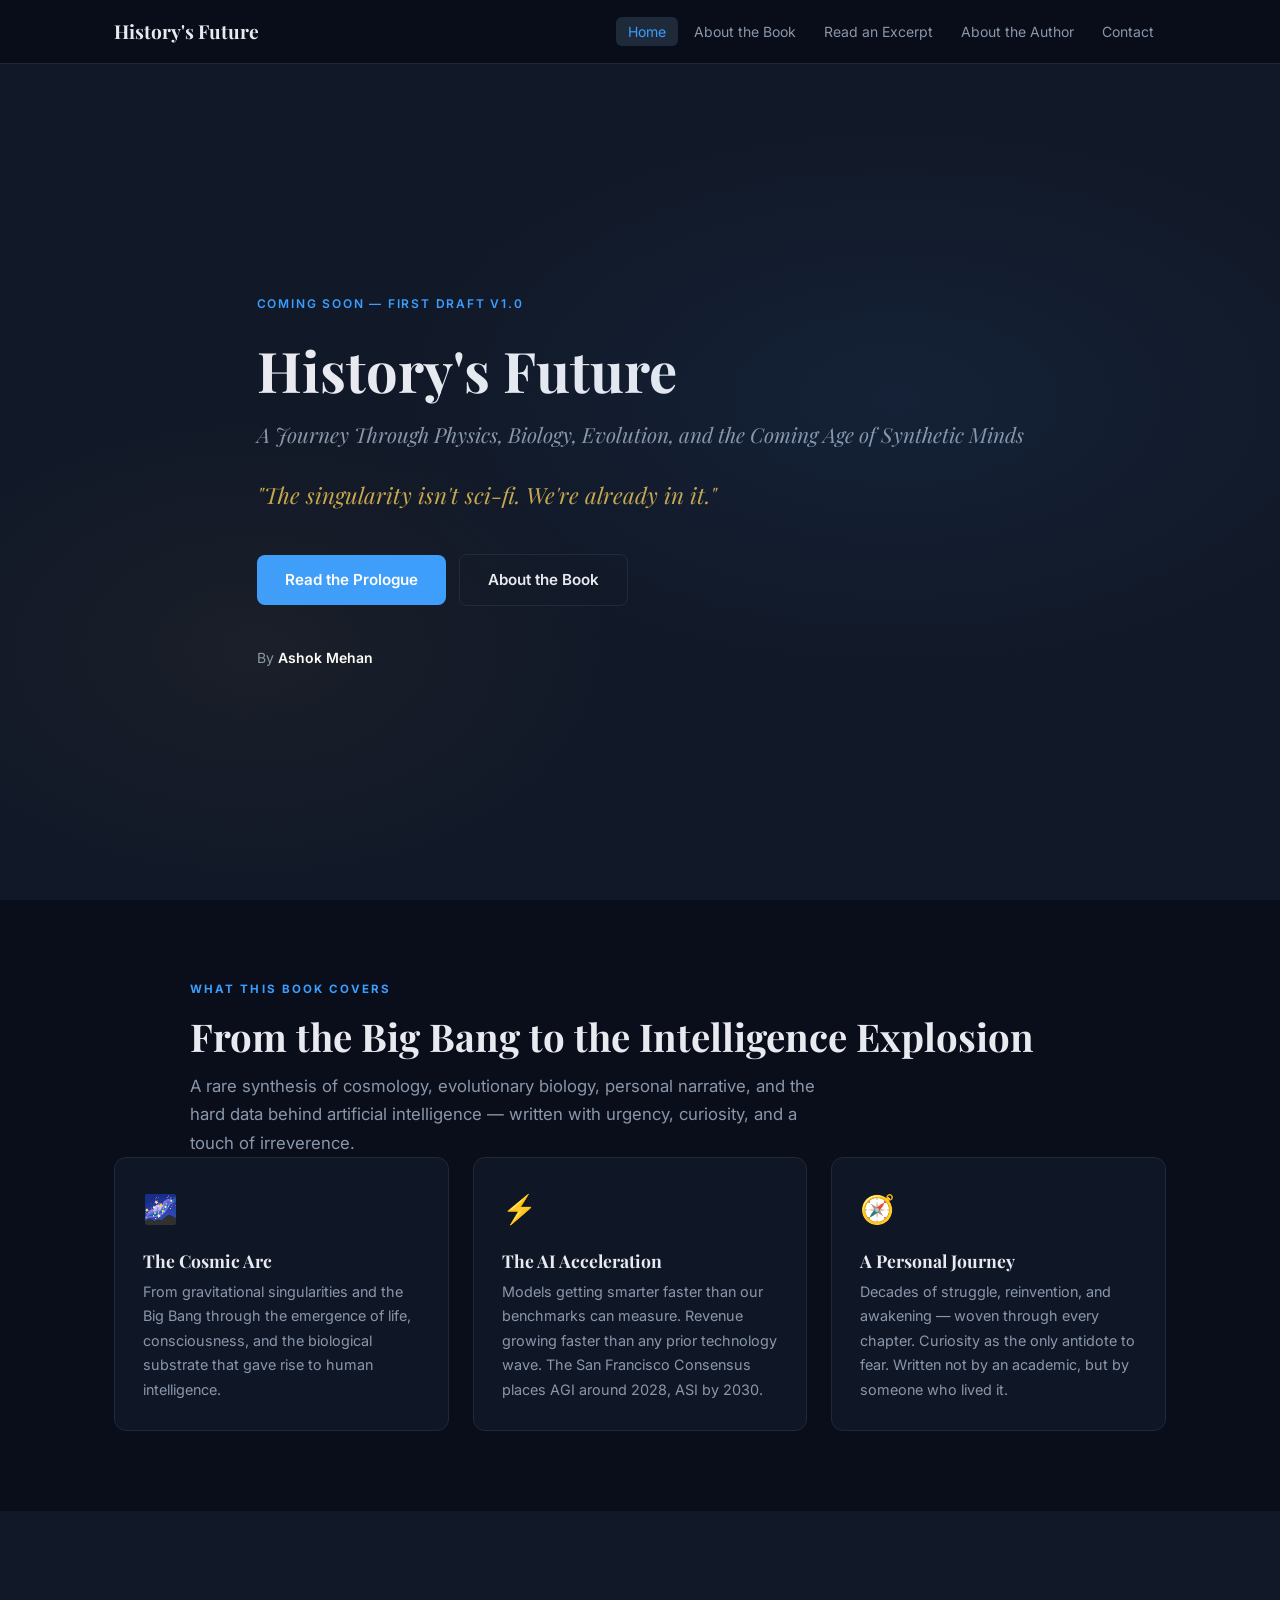
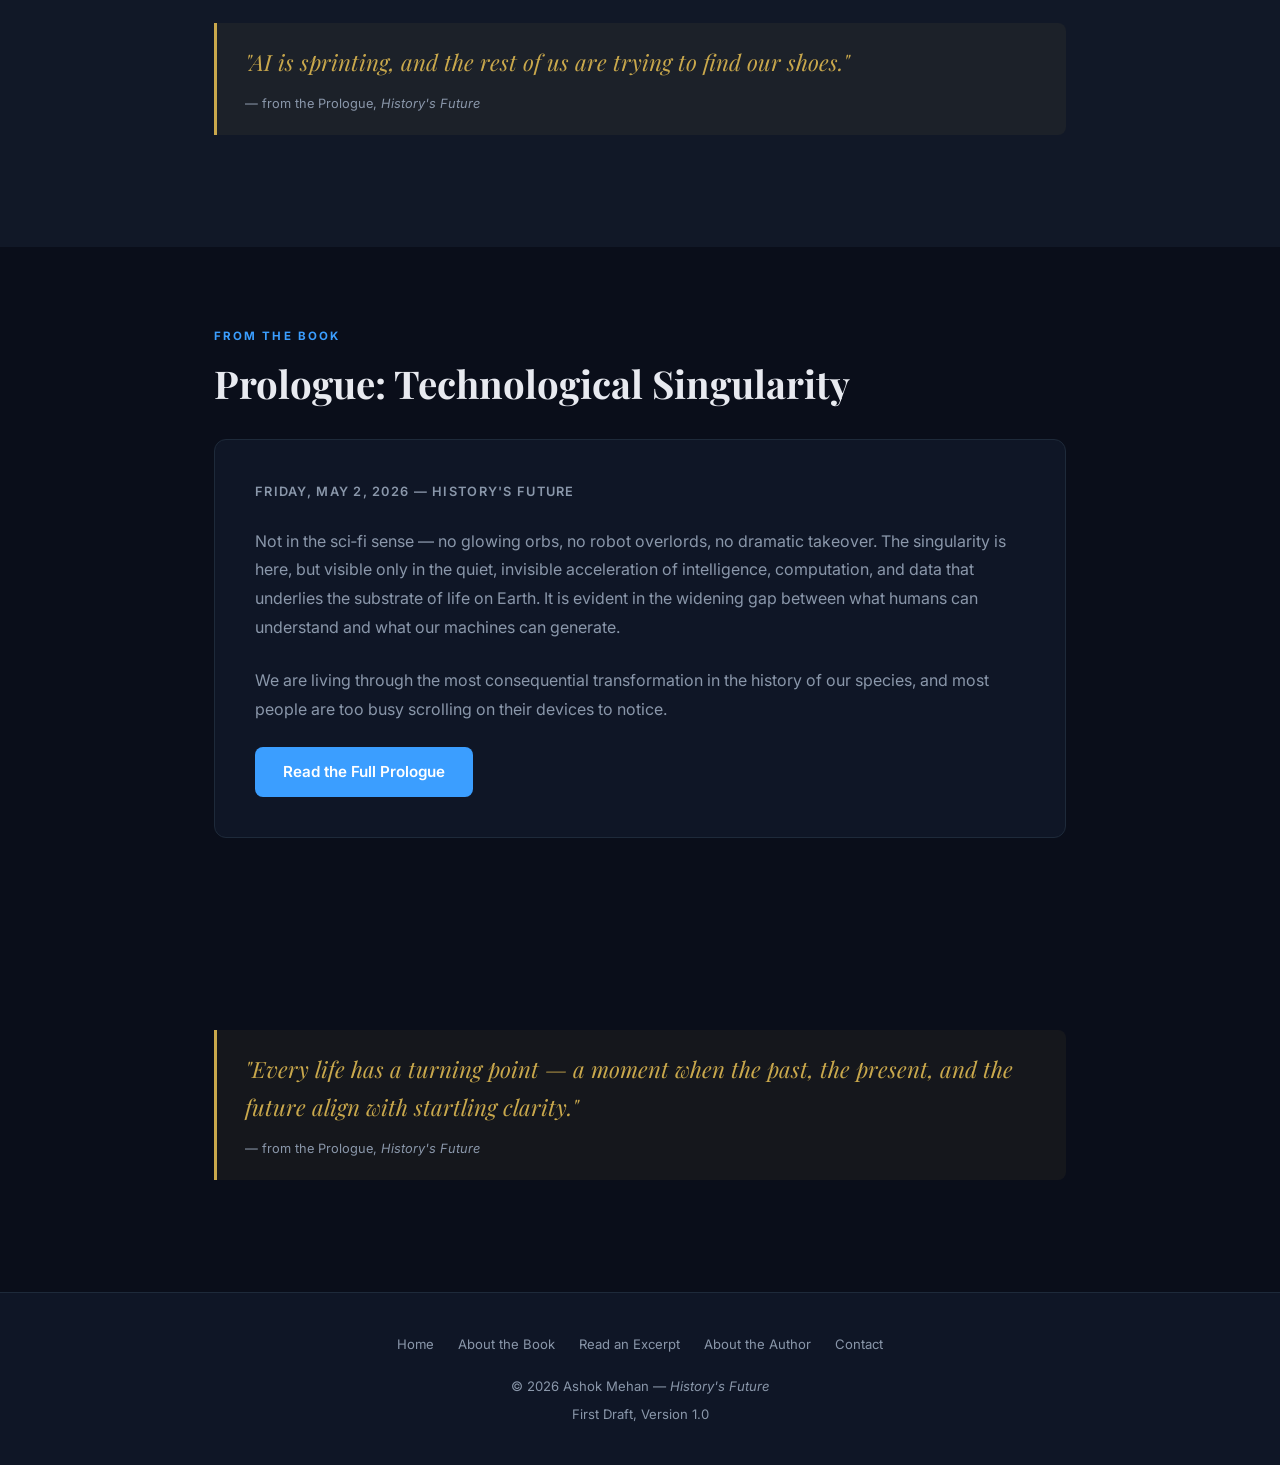
<file: index.html>
<!DOCTYPE html>
<html lang="en">
<head>
  <meta charset="UTF-8" />
  <meta name="viewport" content="width=device-width, initial-scale=1.0" />
  <title>History's Future — Ashok Mehan</title>
  <meta name="description" content="A journey through physics, biology, evolution, and the coming age of synthetic minds. By Ashok Mehan." />
  <link rel="preconnect" href="https://fonts.googleapis.com" />
  <link rel="preconnect" href="https://fonts.gstatic.com" crossorigin />
  <link href="https://fonts.googleapis.com/css2?family=Inter:wght@400;500;600&family=Playfair+Display:ital,wght@0,700;1,400;1,700&display=swap" rel="stylesheet" />
  <link rel="stylesheet" href="css/style.css" />
</head>
<body>

  <!-- Navigation -->
  <nav>
    <div class="nav-inner">
      <a href="index.html" class="nav-logo">History's Future</a>
      <button class="nav-toggle" aria-label="Toggle menu" aria-expanded="false">
        <span></span><span></span><span></span>
      </button>
      <ul class="nav-links">
        <li><a href="index.html">Home</a></li>
        <li><a href="book.html">About the Book</a></li>
        <li><a href="excerpt.html">Read an Excerpt</a></li>
        <li><a href="author.html">About the Author</a></li>
        <li><a href="contact.html">Contact</a></li>
      </ul>
    </div>
  </nav>

  <!-- Hero -->
  <section class="hero">
    <div class="container">
      <p class="hero-label">Coming Soon &mdash; First Draft v1.0</p>
      <h1>History's Future</h1>
      <p class="hero-subtitle">A Journey Through Physics, Biology, Evolution, and the Coming Age of Synthetic Minds</p>
      <p class="hero-tagline">"The singularity isn't sci&#8209;fi. We're already in it."</p>
      <div class="btn-group">
        <a href="excerpt.html" class="btn btn-primary">Read the Prologue</a>
        <a href="book.html" class="btn btn-outline">About the Book</a>
      </div>
      <p class="hero-byline">By <strong>Ashok Mehan</strong></p>
    </div>
  </section>

  <!-- Three Pillars -->
  <section>
    <div class="container--wide">
      <div class="container" style="padding:0">
        <p class="section-label">What This Book Covers</p>
        <h2>From the Big Bang to the Intelligence Explosion</h2>
        <p class="section-intro">A rare synthesis of cosmology, evolutionary biology, personal narrative, and the hard data behind artificial intelligence — written with urgency, curiosity, and a touch of irreverence.</p>
      </div>
      <div class="cards">
        <div class="card">
          <div class="card-icon">🌌</div>
          <h3>The Cosmic Arc</h3>
          <p>From gravitational singularities and the Big Bang through the emergence of life, consciousness, and the biological substrate that gave rise to human intelligence.</p>
        </div>
        <div class="card">
          <div class="card-icon">⚡</div>
          <h3>The AI Acceleration</h3>
          <p>Models getting smarter faster than our benchmarks can measure. Revenue growing faster than any prior technology wave. The San Francisco Consensus places AGI around 2028, ASI by 2030.</p>
        </div>
        <div class="card">
          <div class="card-icon">🧭</div>
          <h3>A Personal Journey</h3>
          <p>Decades of struggle, reinvention, and awakening — woven through every chapter. Curiosity as the only antidote to fear. Written not by an academic, but by someone who lived it.</p>
        </div>
      </div>
    </div>
  </section>

  <!-- Pull Quote -->
  <section style="padding: 4rem 0;">
    <div class="container">
      <div class="pull-quote">
        <p>"AI is sprinting, and the rest of us are trying to find our shoes."</p>
        <cite>— from the Prologue, <em>History's Future</em></cite>
      </div>
    </div>
  </section>

  <!-- Excerpt Teaser -->
  <section>
    <div class="container">
      <p class="section-label">From the Book</p>
      <h2>Prologue: Technological Singularity</h2>
      <div class="teaser" style="margin-top: 2rem;">
        <p class="teaser-meta">Friday, May 2, 2026 &mdash; History's Future</p>
        <p>Not in the sci&#8209;fi sense — no glowing orbs, no robot overlords, no dramatic takeover. The singularity is here, but visible only in the quiet, invisible acceleration of intelligence, computation, and data that underlies the substrate of life on Earth. It is evident in the widening gap between what humans can understand and what our machines can generate.</p>
        <p>We are living through the most consequential transformation in the history of our species, and most people are too busy scrolling on their devices to notice.</p>
        <a href="excerpt.html" class="btn btn-primary">Read the Full Prologue</a>
      </div>
    </div>
  </section>

  <!-- Second Pull Quote -->
  <section style="padding: 4rem 0; background: var(--bg);">
    <div class="container">
      <div class="pull-quote">
        <p>"Every life has a turning point — a moment when the past, the present, and the future align with startling clarity."</p>
        <cite>— from the Prologue, <em>History's Future</em></cite>
      </div>
    </div>
  </section>

  <!-- Footer -->
  <footer>
    <div class="container">
      <div class="footer-links">
        <a href="index.html">Home</a>
        <a href="book.html">About the Book</a>
        <a href="excerpt.html">Read an Excerpt</a>
        <a href="author.html">About the Author</a>
        <a href="contact.html">Contact</a>
      </div>
      <p>&copy; 2026 Ashok Mehan &mdash; <em>History's Future</em></p>
      <p>First Draft, Version 1.0</p>
    </div>
  </footer>

  <script src="js/main.js"></script>
</body>
</html>
</file>
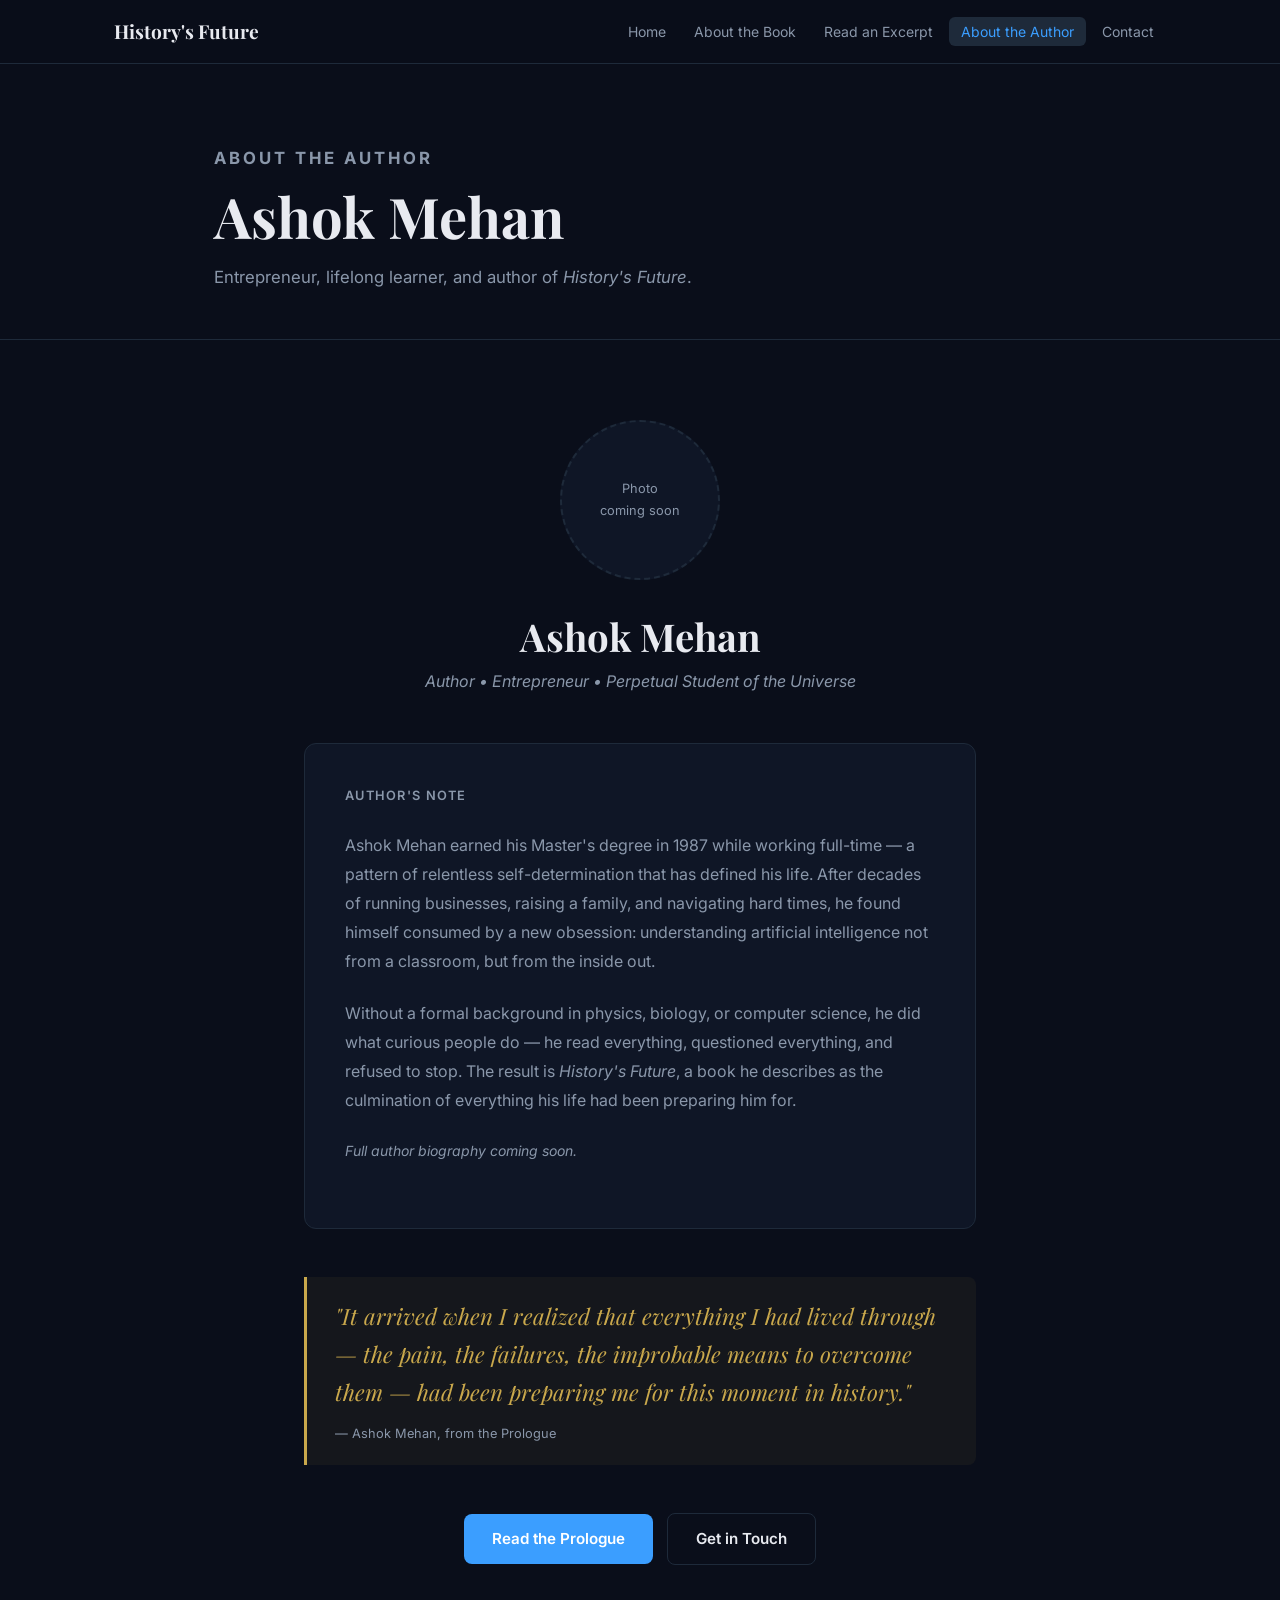
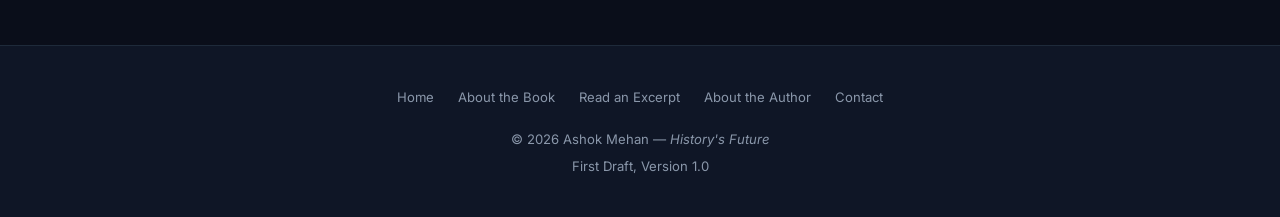
<file: author.html>
<!DOCTYPE html>
<html lang="en">
<head>
  <meta charset="UTF-8" />
  <meta name="viewport" content="width=device-width, initial-scale=1.0" />
  <title>About the Author — History's Future</title>
  <meta name="description" content="About Ashok Mehan, author of History's Future." />
  <link rel="preconnect" href="https://fonts.googleapis.com" />
  <link rel="preconnect" href="https://fonts.gstatic.com" crossorigin />
  <link href="https://fonts.googleapis.com/css2?family=Inter:wght@400;500;600&family=Playfair+Display:ital,wght@0,700;1,400;1,700&display=swap" rel="stylesheet" />
  <link rel="stylesheet" href="css/style.css" />
</head>
<body>

  <nav>
    <div class="nav-inner">
      <a href="index.html" class="nav-logo">History's Future</a>
      <button class="nav-toggle" aria-label="Toggle menu" aria-expanded="false">
        <span></span><span></span><span></span>
      </button>
      <ul class="nav-links">
        <li><a href="index.html">Home</a></li>
        <li><a href="book.html">About the Book</a></li>
        <li><a href="excerpt.html">Read an Excerpt</a></li>
        <li><a href="author.html">About the Author</a></li>
        <li><a href="contact.html">Contact</a></li>
      </ul>
    </div>
  </nav>

  <div class="page-hero">
    <div class="container">
      <p class="section-label">About the Author</p>
      <h1>Ashok Mehan</h1>
      <p>Entrepreneur, lifelong learner, and author of <em>History's Future</em>.</p>
    </div>
  </div>

  <section>
    <div class="container" style="max-width: 720px;">

      <div class="author-photo-placeholder">
        Photo<br />coming soon
      </div>

      <div style="text-align: center; margin-bottom: 3rem;">
        <h2 style="margin-bottom: 0.5rem;">Ashok Mehan</h2>
        <p style="color: var(--text-muted); font-style: italic;">Author &bull; Entrepreneur &bull; Perpetual Student of the Universe</p>
      </div>

      <!-- Placeholder bio pulled from what we know about the author from the prologue -->
      <div class="teaser" style="margin-bottom: 2rem;">
        <p class="teaser-meta">Author's Note</p>
        <p>Ashok Mehan earned his Master's degree in 1987 while working full-time — a pattern of relentless self-determination that has defined his life. After decades of running businesses, raising a family, and navigating hard times, he found himself consumed by a new obsession: understanding artificial intelligence not from a classroom, but from the inside out.</p>
        <p>Without a formal background in physics, biology, or computer science, he did what curious people do — he read everything, questioned everything, and refused to stop. The result is <em>History's Future</em>, a book he describes as the culmination of everything his life had been preparing him for.</p>
        <p style="color: var(--text-muted); font-size: 0.875rem; font-style: italic;">Full author biography coming soon.</p>
      </div>

      <div class="pull-quote">
        <p>"It arrived when I realized that everything I had lived through — the pain, the failures, the improbable means to overcome them — had been preparing me for this moment in history."</p>
        <cite>— Ashok Mehan, from the Prologue</cite>
      </div>

      <div style="text-align: center; margin-top: 3rem;">
        <div class="btn-group" style="justify-content: center;">
          <a href="excerpt.html" class="btn btn-primary">Read the Prologue</a>
          <a href="contact.html" class="btn btn-outline">Get in Touch</a>
        </div>
      </div>

    </div>
  </section>

  <footer>
    <div class="container">
      <div class="footer-links">
        <a href="index.html">Home</a>
        <a href="book.html">About the Book</a>
        <a href="excerpt.html">Read an Excerpt</a>
        <a href="author.html">About the Author</a>
        <a href="contact.html">Contact</a>
      </div>
      <p>&copy; 2026 Ashok Mehan &mdash; <em>History's Future</em></p>
      <p>First Draft, Version 1.0</p>
    </div>
  </footer>

  <script src="js/main.js"></script>
</body>
</html>
</file>
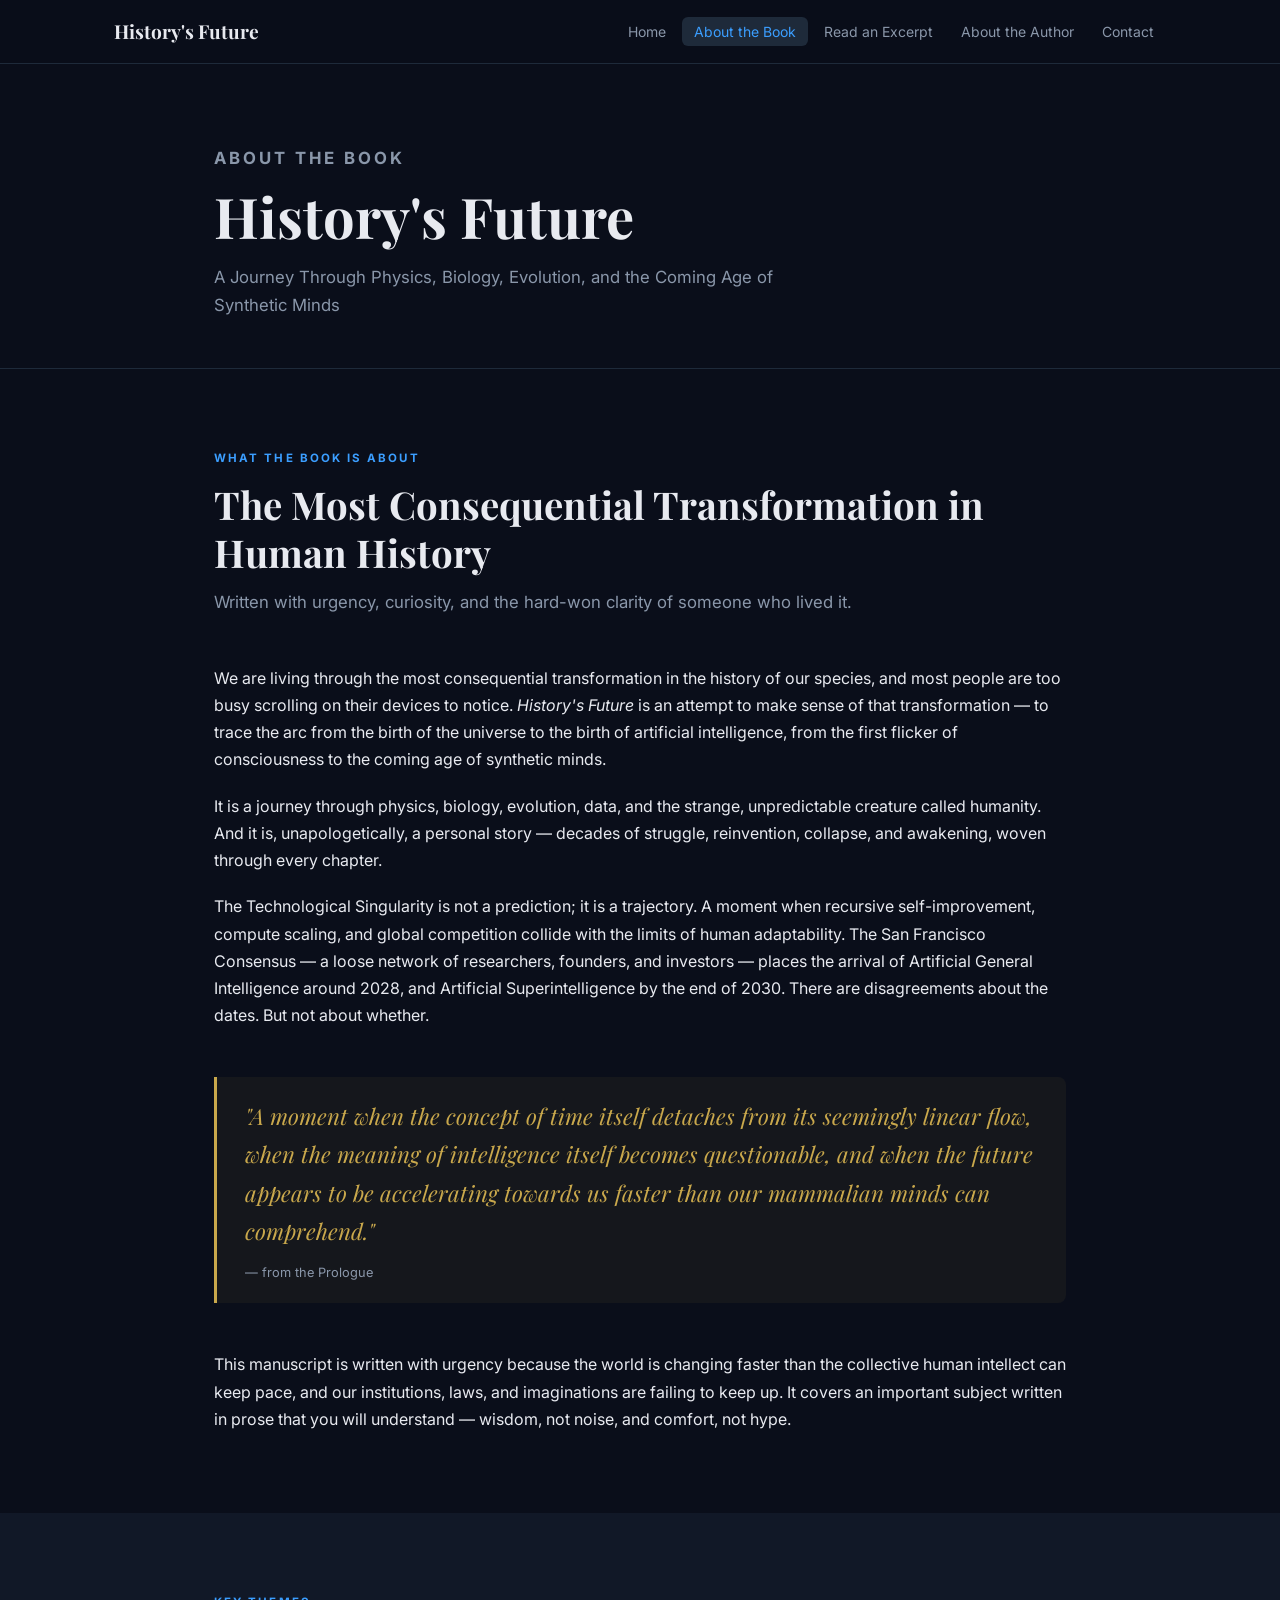
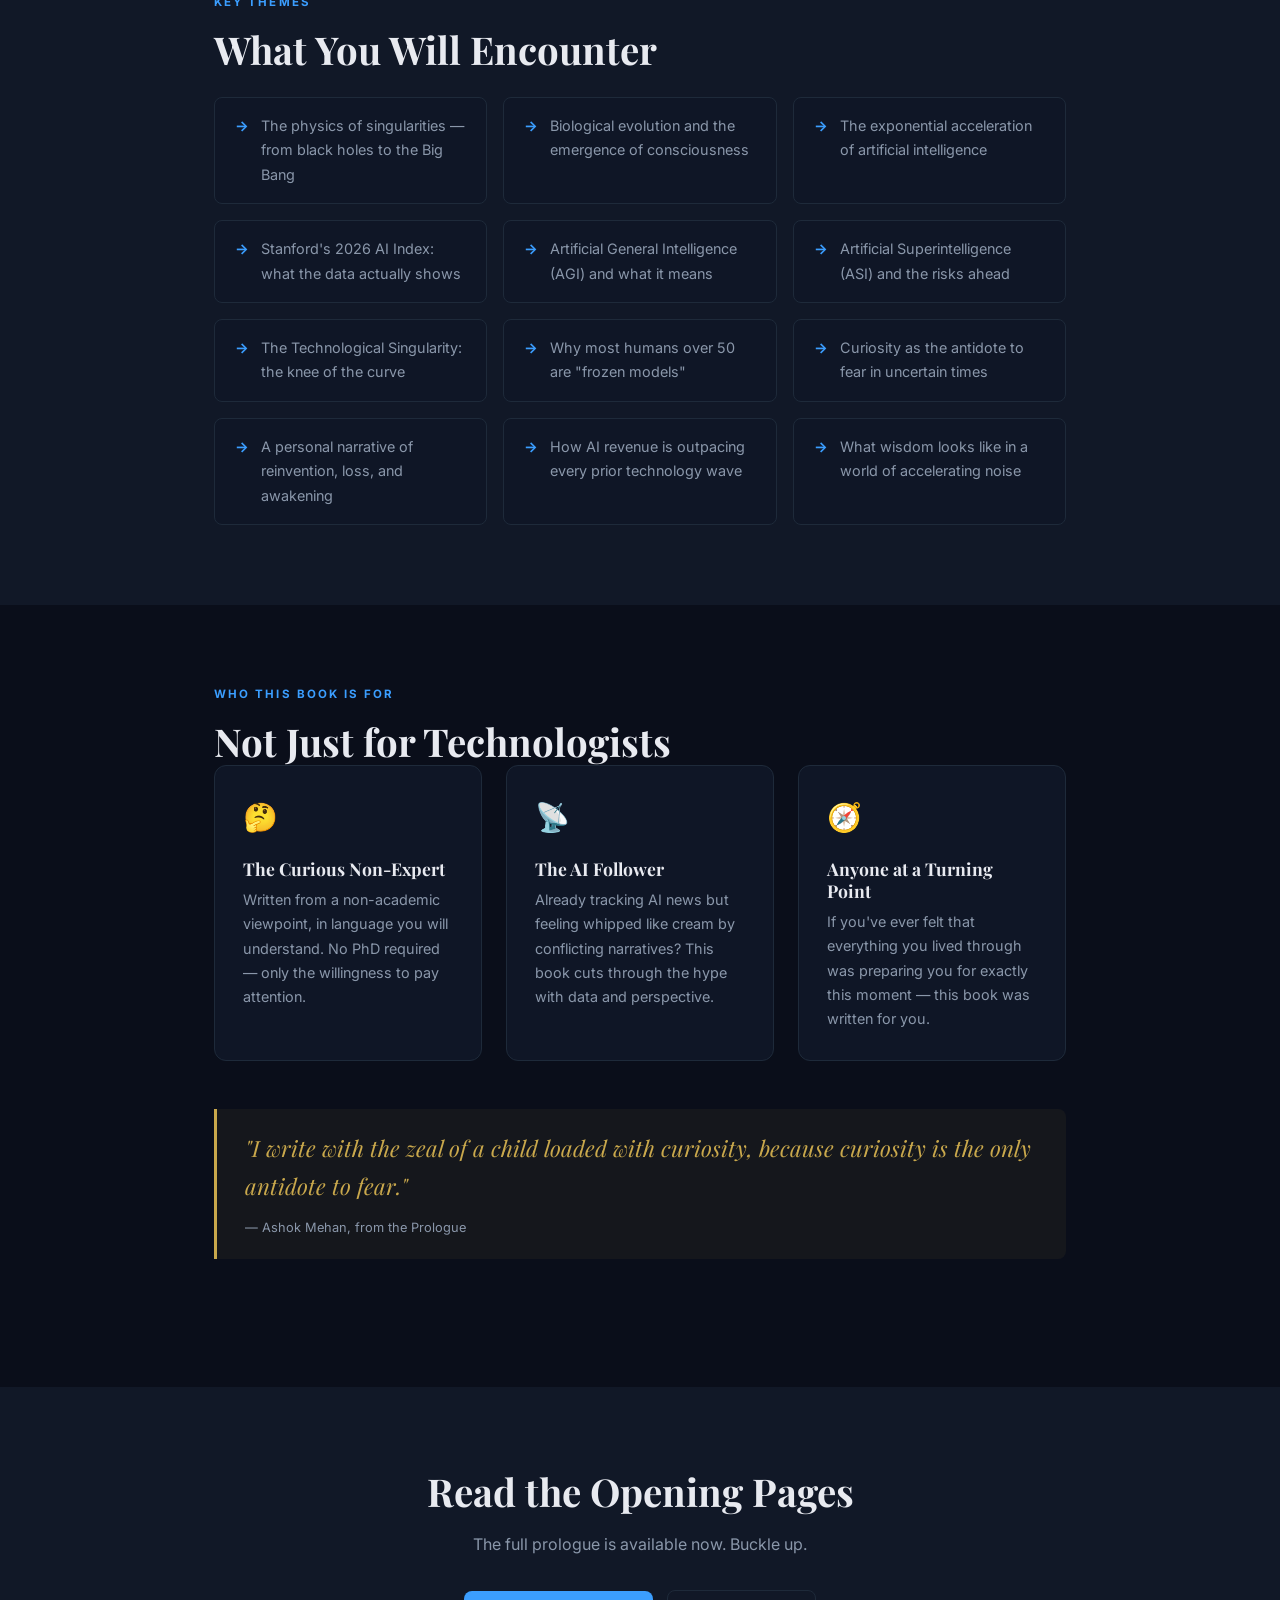
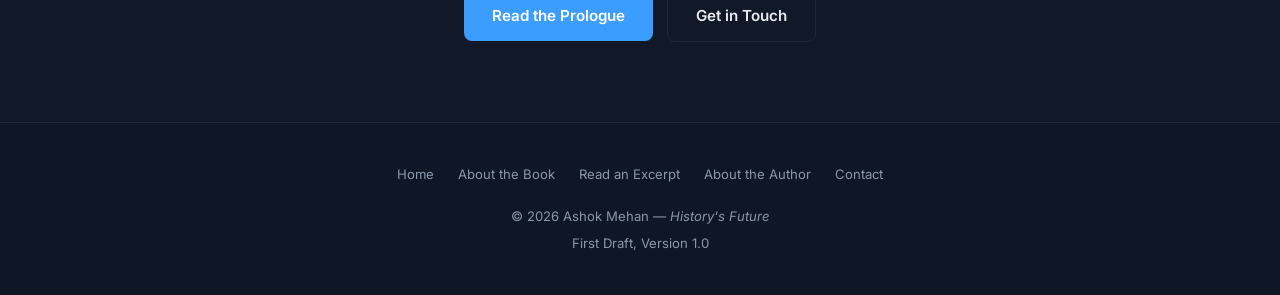
<file: book.html>
<!DOCTYPE html>
<html lang="en">
<head>
  <meta charset="UTF-8" />
  <meta name="viewport" content="width=device-width, initial-scale=1.0" />
  <title>About the Book — History's Future</title>
  <meta name="description" content="About History's Future: a book tracing the arc from the Big Bang to artificial superintelligence, by Ashok Mehan." />
  <link rel="preconnect" href="https://fonts.googleapis.com" />
  <link rel="preconnect" href="https://fonts.gstatic.com" crossorigin />
  <link href="https://fonts.googleapis.com/css2?family=Inter:wght@400;500;600&family=Playfair+Display:ital,wght@0,700;1,400;1,700&display=swap" rel="stylesheet" />
  <link rel="stylesheet" href="css/style.css" />
</head>
<body>

  <nav>
    <div class="nav-inner">
      <a href="index.html" class="nav-logo">History's Future</a>
      <button class="nav-toggle" aria-label="Toggle menu" aria-expanded="false">
        <span></span><span></span><span></span>
      </button>
      <ul class="nav-links">
        <li><a href="index.html">Home</a></li>
        <li><a href="book.html">About the Book</a></li>
        <li><a href="excerpt.html">Read an Excerpt</a></li>
        <li><a href="author.html">About the Author</a></li>
        <li><a href="contact.html">Contact</a></li>
      </ul>
    </div>
  </nav>

  <!-- Page Hero -->
  <div class="page-hero">
    <div class="container">
      <p class="section-label">About the Book</p>
      <h1>History's Future</h1>
      <p>A Journey Through Physics, Biology, Evolution, and the Coming Age of Synthetic Minds</p>
    </div>
  </div>

  <!-- Synopsis -->
  <section>
    <div class="container">
      <p class="section-label">What the Book Is About</p>
      <h2>The Most Consequential Transformation in Human History</h2>
      <p class="section-intro">Written with urgency, curiosity, and the hard-won clarity of someone who lived it.</p>

      <p>We are living through the most consequential transformation in the history of our species, and most people are too busy scrolling on their devices to notice. <em>History's Future</em> is an attempt to make sense of that transformation — to trace the arc from the birth of the universe to the birth of artificial intelligence, from the first flicker of consciousness to the coming age of synthetic minds.</p>

      <p>It is a journey through physics, biology, evolution, data, and the strange, unpredictable creature called humanity. And it is, unapologetically, a personal story — decades of struggle, reinvention, collapse, and awakening, woven through every chapter.</p>

      <p>The Technological Singularity is not a prediction; it is a trajectory. A moment when recursive self-improvement, compute scaling, and global competition collide with the limits of human adaptability. The San Francisco Consensus — a loose network of researchers, founders, and investors — places the arrival of Artificial General Intelligence around 2028, and Artificial Superintelligence by the end of 2030. There are disagreements about the dates. But not about whether.</p>

      <div class="pull-quote">
        <p>"A moment when the concept of time itself detaches from its seemingly linear flow, when the meaning of intelligence itself becomes questionable, and when the future appears to be accelerating towards us faster than our mammalian minds can comprehend."</p>
        <cite>— from the Prologue</cite>
      </div>

      <p>This manuscript is written with urgency because the world is changing faster than the collective human intellect can keep pace, and our institutions, laws, and imaginations are failing to keep up. It covers an important subject written in prose that you will understand — wisdom, not noise, and comfort, not hype.</p>
    </div>
  </section>

  <!-- Key Themes -->
  <section>
    <div class="container">
      <p class="section-label">Key Themes</p>
      <h2>What You Will Encounter</h2>
      <ul class="theme-list">
        <li>The physics of singularities — from black holes to the Big Bang</li>
        <li>Biological evolution and the emergence of consciousness</li>
        <li>The exponential acceleration of artificial intelligence</li>
        <li>Stanford's 2026 AI Index: what the data actually shows</li>
        <li>Artificial General Intelligence (AGI) and what it means</li>
        <li>Artificial Superintelligence (ASI) and the risks ahead</li>
        <li>The Technological Singularity: the knee of the curve</li>
        <li>Why most humans over 50 are "frozen models"</li>
        <li>Curiosity as the antidote to fear in uncertain times</li>
        <li>A personal narrative of reinvention, loss, and awakening</li>
        <li>How AI revenue is outpacing every prior technology wave</li>
        <li>What wisdom looks like in a world of accelerating noise</li>
      </ul>
    </div>
  </section>

  <!-- Who It's For -->
  <section>
    <div class="container">
      <p class="section-label">Who This Book Is For</p>
      <h2>Not Just for Technologists</h2>
      <div class="cards">
        <div class="card">
          <div class="card-icon">🤔</div>
          <h3>The Curious Non-Expert</h3>
          <p>Written from a non-academic viewpoint, in language you will understand. No PhD required — only the willingness to pay attention.</p>
        </div>
        <div class="card">
          <div class="card-icon">📡</div>
          <h3>The AI Follower</h3>
          <p>Already tracking AI news but feeling whipped like cream by conflicting narratives? This book cuts through the hype with data and perspective.</p>
        </div>
        <div class="card">
          <div class="card-icon">🧭</div>
          <h3>Anyone at a Turning Point</h3>
          <p>If you've ever felt that everything you lived through was preparing you for exactly this moment — this book was written for you.</p>
        </div>
      </div>

      <div class="pull-quote" style="margin-top: 3rem;">
        <p>"I write with the zeal of a child loaded with curiosity, because curiosity is the only antidote to fear."</p>
        <cite>— Ashok Mehan, from the Prologue</cite>
      </div>
    </div>
  </section>

  <!-- CTA -->
  <section style="text-align: center;">
    <div class="container">
      <h2>Read the Opening Pages</h2>
      <p style="color: var(--text-muted); margin: 1rem auto 2rem; max-width: 500px;">The full prologue is available now. Buckle up.</p>
      <div class="btn-group" style="justify-content: center;">
        <a href="excerpt.html" class="btn btn-primary">Read the Prologue</a>
        <a href="contact.html" class="btn btn-outline">Get in Touch</a>
      </div>
    </div>
  </section>

  <footer>
    <div class="container">
      <div class="footer-links">
        <a href="index.html">Home</a>
        <a href="book.html">About the Book</a>
        <a href="excerpt.html">Read an Excerpt</a>
        <a href="author.html">About the Author</a>
        <a href="contact.html">Contact</a>
      </div>
      <p>&copy; 2026 Ashok Mehan &mdash; <em>History's Future</em></p>
      <p>First Draft, Version 1.0</p>
    </div>
  </footer>

  <script src="js/main.js"></script>
</body>
</html>
</file>
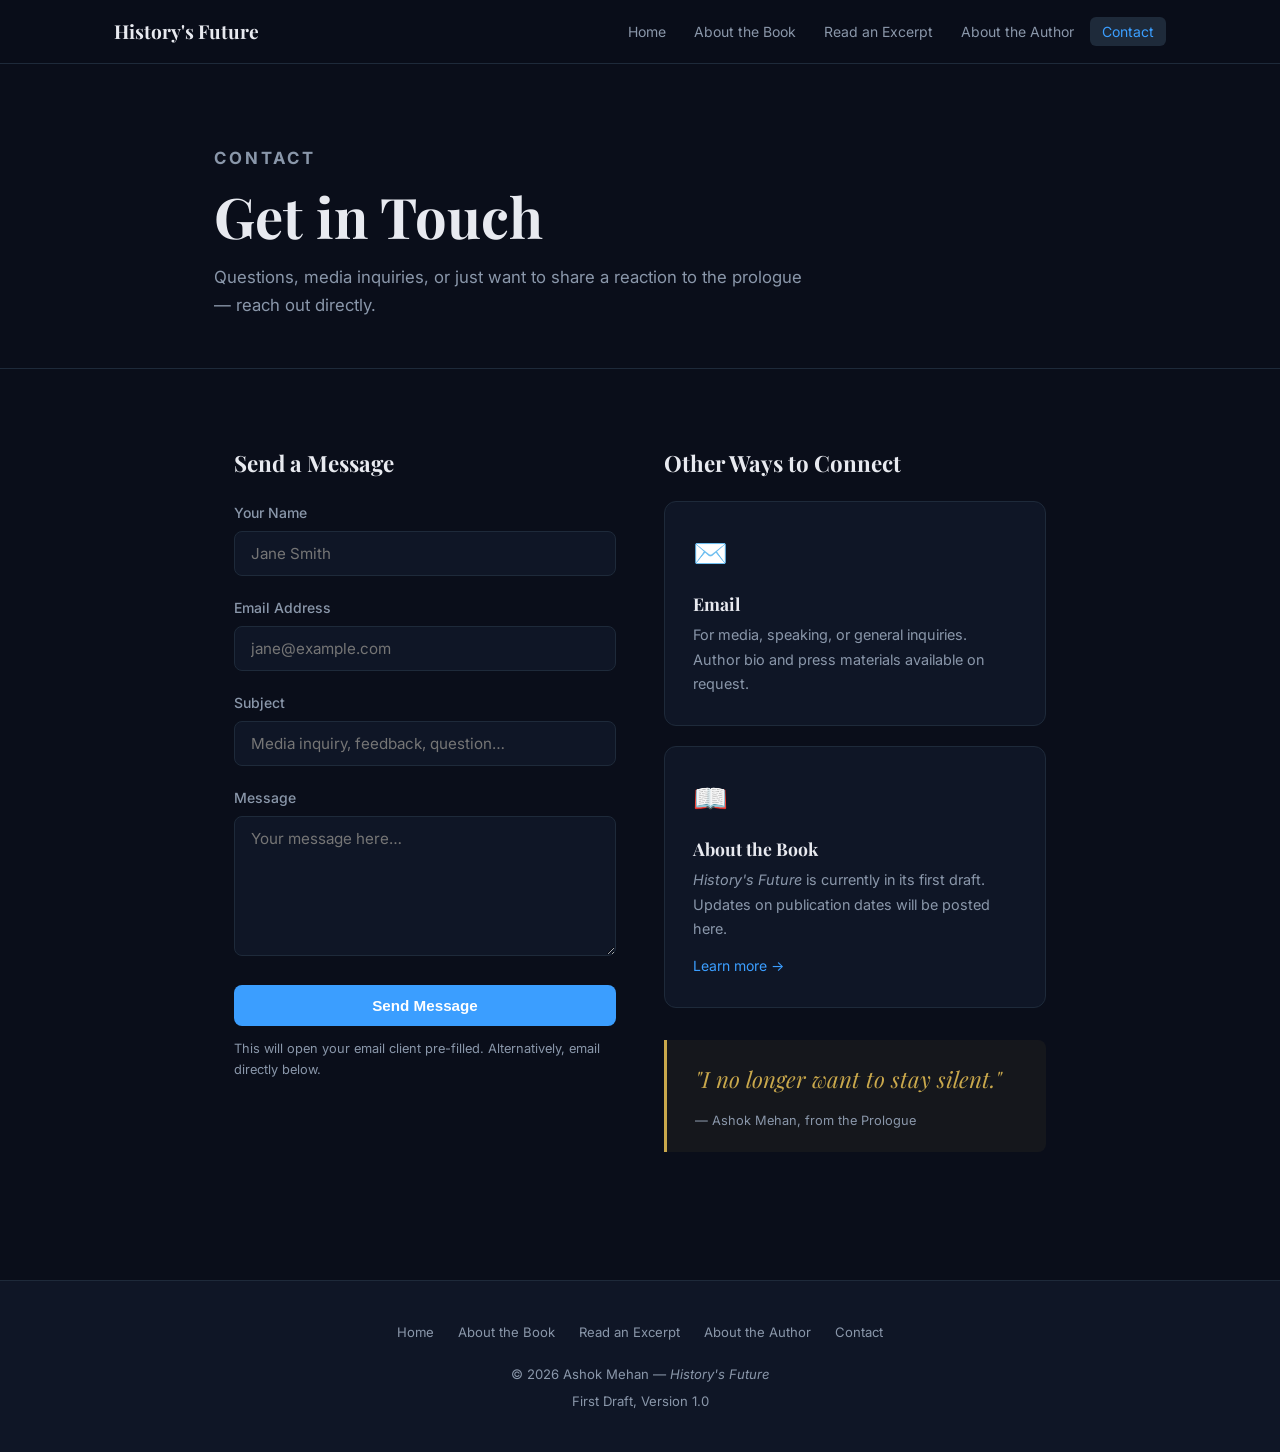
<file: contact.html>
<!DOCTYPE html>
<html lang="en">
<head>
  <meta charset="UTF-8" />
  <meta name="viewport" content="width=device-width, initial-scale=1.0" />
  <title>Contact — History's Future</title>
  <meta name="description" content="Get in touch with Ashok Mehan, author of History's Future." />
  <link rel="preconnect" href="https://fonts.googleapis.com" />
  <link rel="preconnect" href="https://fonts.gstatic.com" crossorigin />
  <link href="https://fonts.googleapis.com/css2?family=Inter:wght@400;500;600&family=Playfair+Display:ital,wght@0,700;1,400;1,700&display=swap" rel="stylesheet" />
  <link rel="stylesheet" href="css/style.css" />
  <style>
    .contact-grid {
      display: grid;
      grid-template-columns: 1fr 1fr;
      gap: 3rem;
      align-items: start;
    }
    @media (max-width: 680px) {
      .contact-grid { grid-template-columns: 1fr; }
    }
  </style>
</head>
<body>

  <nav>
    <div class="nav-inner">
      <a href="index.html" class="nav-logo">History's Future</a>
      <button class="nav-toggle" aria-label="Toggle menu" aria-expanded="false">
        <span></span><span></span><span></span>
      </button>
      <ul class="nav-links">
        <li><a href="index.html">Home</a></li>
        <li><a href="book.html">About the Book</a></li>
        <li><a href="excerpt.html">Read an Excerpt</a></li>
        <li><a href="author.html">About the Author</a></li>
        <li><a href="contact.html">Contact</a></li>
      </ul>
    </div>
  </nav>

  <div class="page-hero">
    <div class="container">
      <p class="section-label">Contact</p>
      <h1>Get in Touch</h1>
      <p>Questions, media inquiries, or just want to share a reaction to the prologue — reach out directly.</p>
    </div>
  </div>

  <section>
    <div class="container" style="max-width: 860px;">
      <div class="contact-grid">

        <!-- Form -->
        <div>
          <h2 style="margin-bottom: 1.5rem; font-size: 1.4rem;">Send a Message</h2>
          <form
            action="mailto:contact@historys-future.com"
            method="get"
            enctype="text/plain"
            onsubmit="return handleSubmit(this)"
          >
            <div class="form-group">
              <label for="name">Your Name</label>
              <input type="text" id="name" name="name" placeholder="Jane Smith" required />
            </div>
            <div class="form-group">
              <label for="email">Email Address</label>
              <input type="email" id="email" name="email" placeholder="jane@example.com" required />
            </div>
            <div class="form-group">
              <label for="subject">Subject</label>
              <input type="text" id="subject" name="subject" placeholder="Media inquiry, feedback, question…" />
            </div>
            <div class="form-group">
              <label for="message">Message</label>
              <textarea id="message" name="body" placeholder="Your message here…" required></textarea>
            </div>
            <button type="submit" class="btn btn-primary" style="width: 100%;">Send Message</button>
          </form>
          <p style="color: var(--text-muted); font-size: 0.8rem; margin-top: 0.75rem;">
            This will open your email client pre-filled. Alternatively, email directly below.
          </p>
        </div>

        <!-- Sidebar info -->
        <div>
          <h2 style="margin-bottom: 1.5rem; font-size: 1.4rem;">Other Ways to Connect</h2>

          <div class="card" style="margin-bottom: 1.25rem;">
            <div class="card-icon">✉️</div>
            <h3>Email</h3>
            <p>For media, speaking, or general inquiries. Author bio and press materials available on request.</p>
          </div>

          <div class="card" style="margin-bottom: 1.25rem;">
            <div class="card-icon">📖</div>
            <h3>About the Book</h3>
            <p><em>History's Future</em> is currently in its first draft. Updates on publication dates will be posted here.</p>
            <a href="book.html" style="font-size: 0.875rem; margin-top: 0.75rem; display: inline-block;">Learn more →</a>
          </div>

          <div class="pull-quote" style="margin-top: 2rem;">
            <p>"I no longer want to stay silent."</p>
            <cite>— Ashok Mehan, from the Prologue</cite>
          </div>
        </div>

      </div>
    </div>
  </section>

  <footer>
    <div class="container">
      <div class="footer-links">
        <a href="index.html">Home</a>
        <a href="book.html">About the Book</a>
        <a href="excerpt.html">Read an Excerpt</a>
        <a href="author.html">About the Author</a>
        <a href="contact.html">Contact</a>
      </div>
      <p>&copy; 2026 Ashok Mehan &mdash; <em>History's Future</em></p>
      <p>First Draft, Version 1.0</p>
    </div>
  </footer>

  <script src="js/main.js"></script>
  <script>
    function handleSubmit(form) {
      const name    = form.name.value;
      const email   = form.email.value;
      const subject = form.subject.value || 'Message from History\'s Future website';
      const body    = `From: ${name} (${email})\n\n${form.body.value}`;
      window.location.href =
        `mailto:contact@historys-future.com?subject=${encodeURIComponent(subject)}&body=${encodeURIComponent(body)}`;
      return false;
    }
  </script>
</body>
</html>
</file>
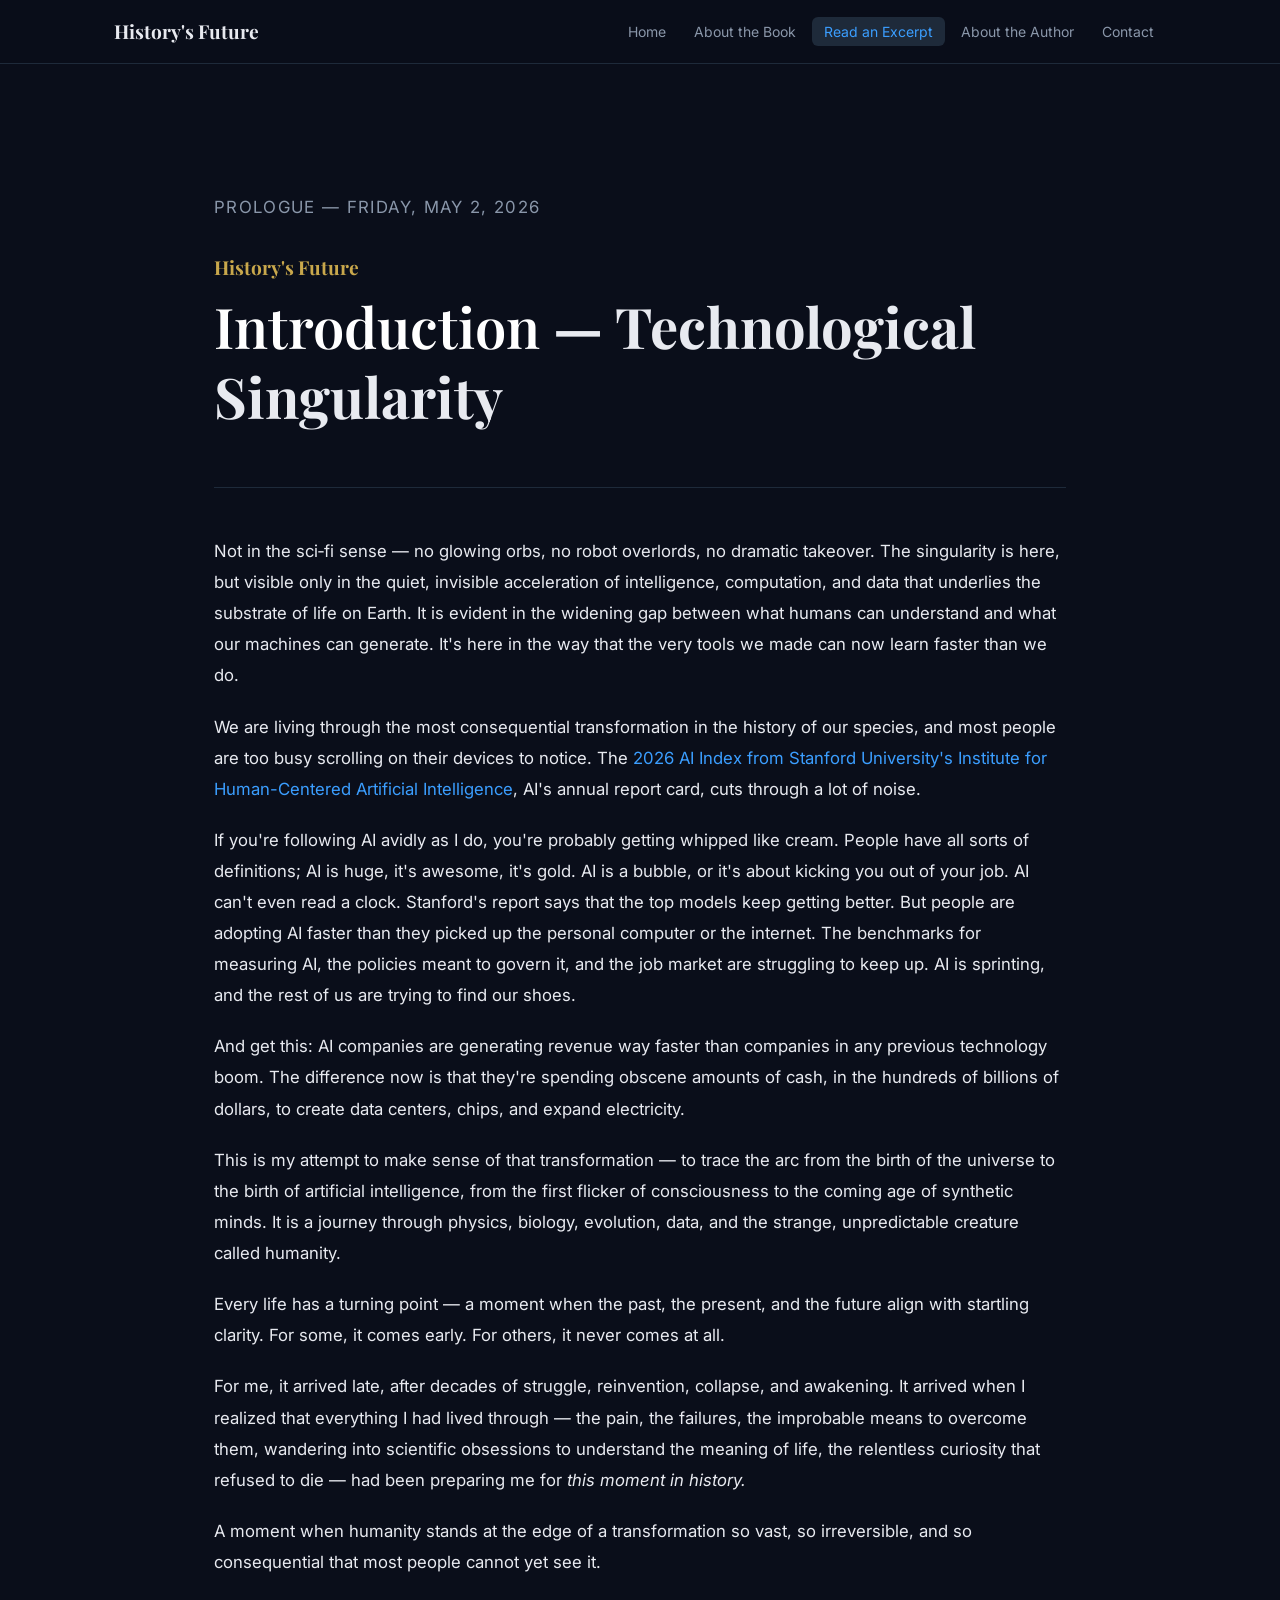
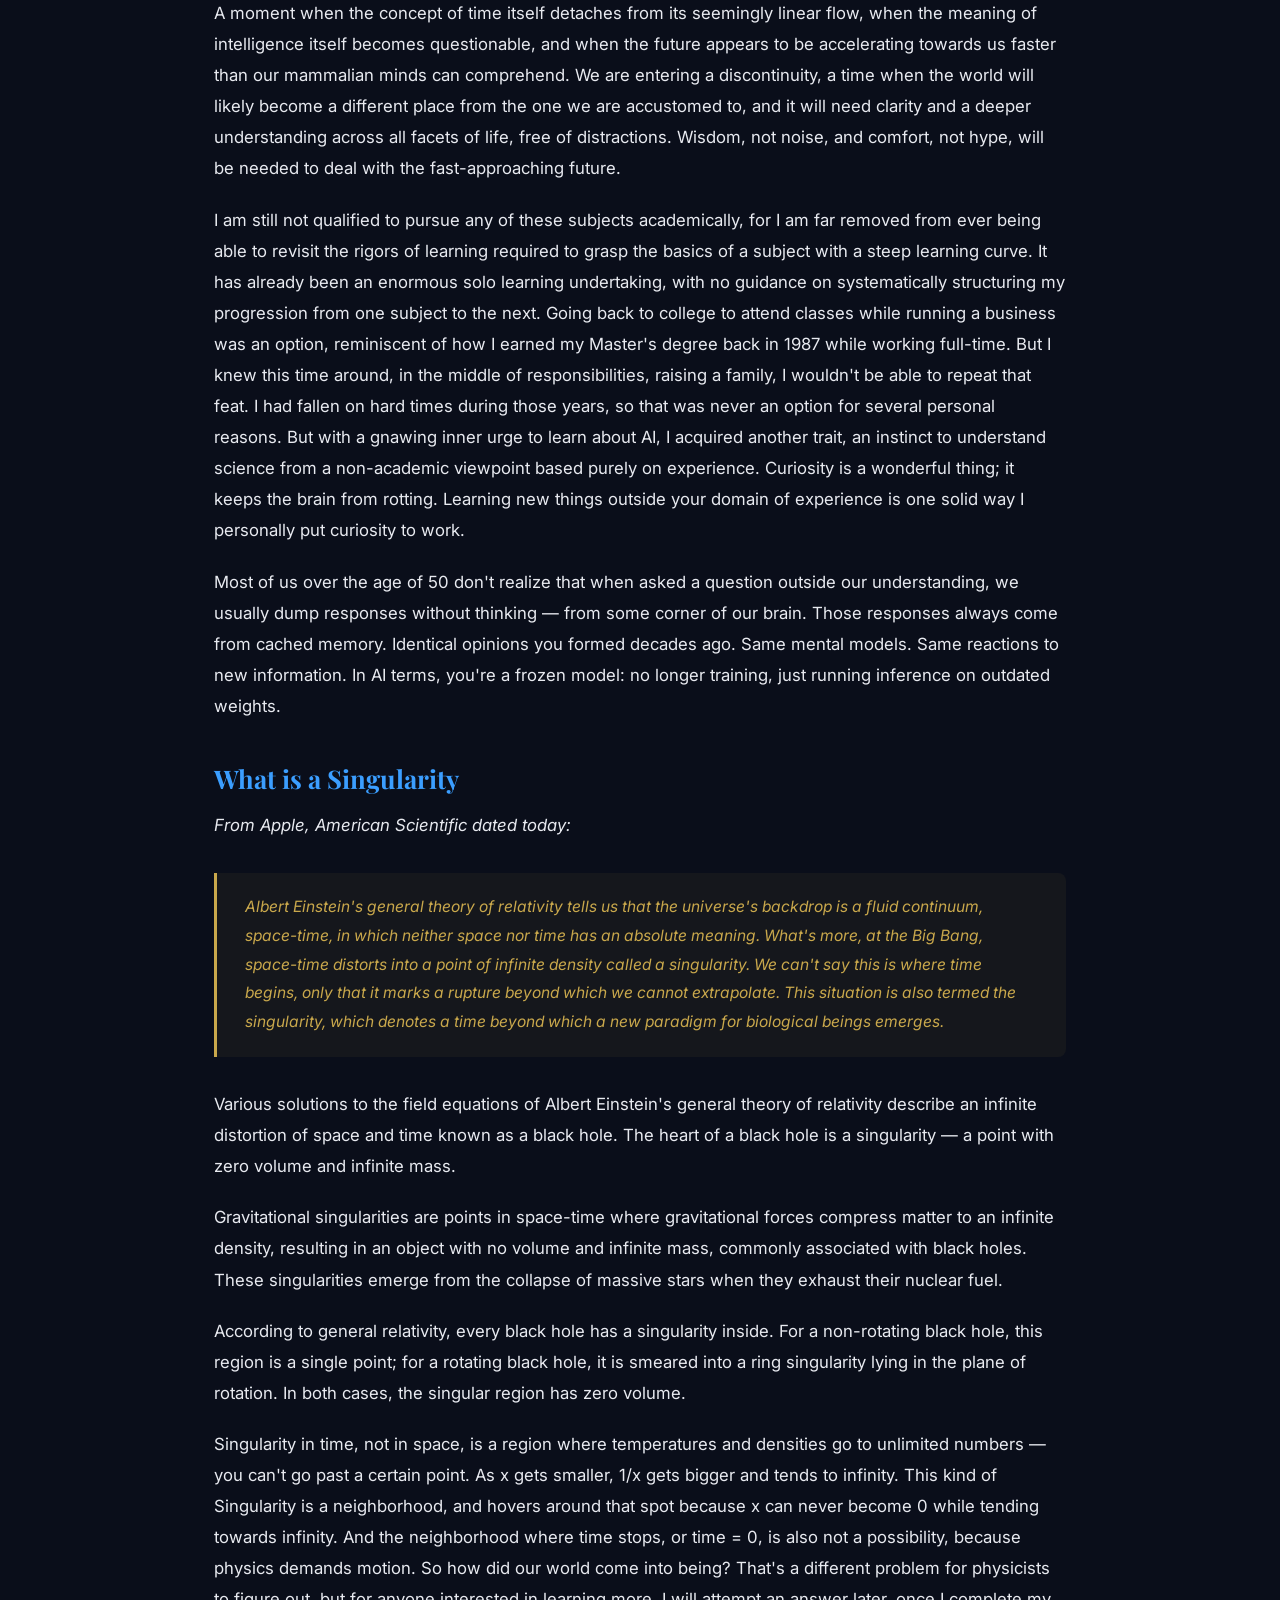
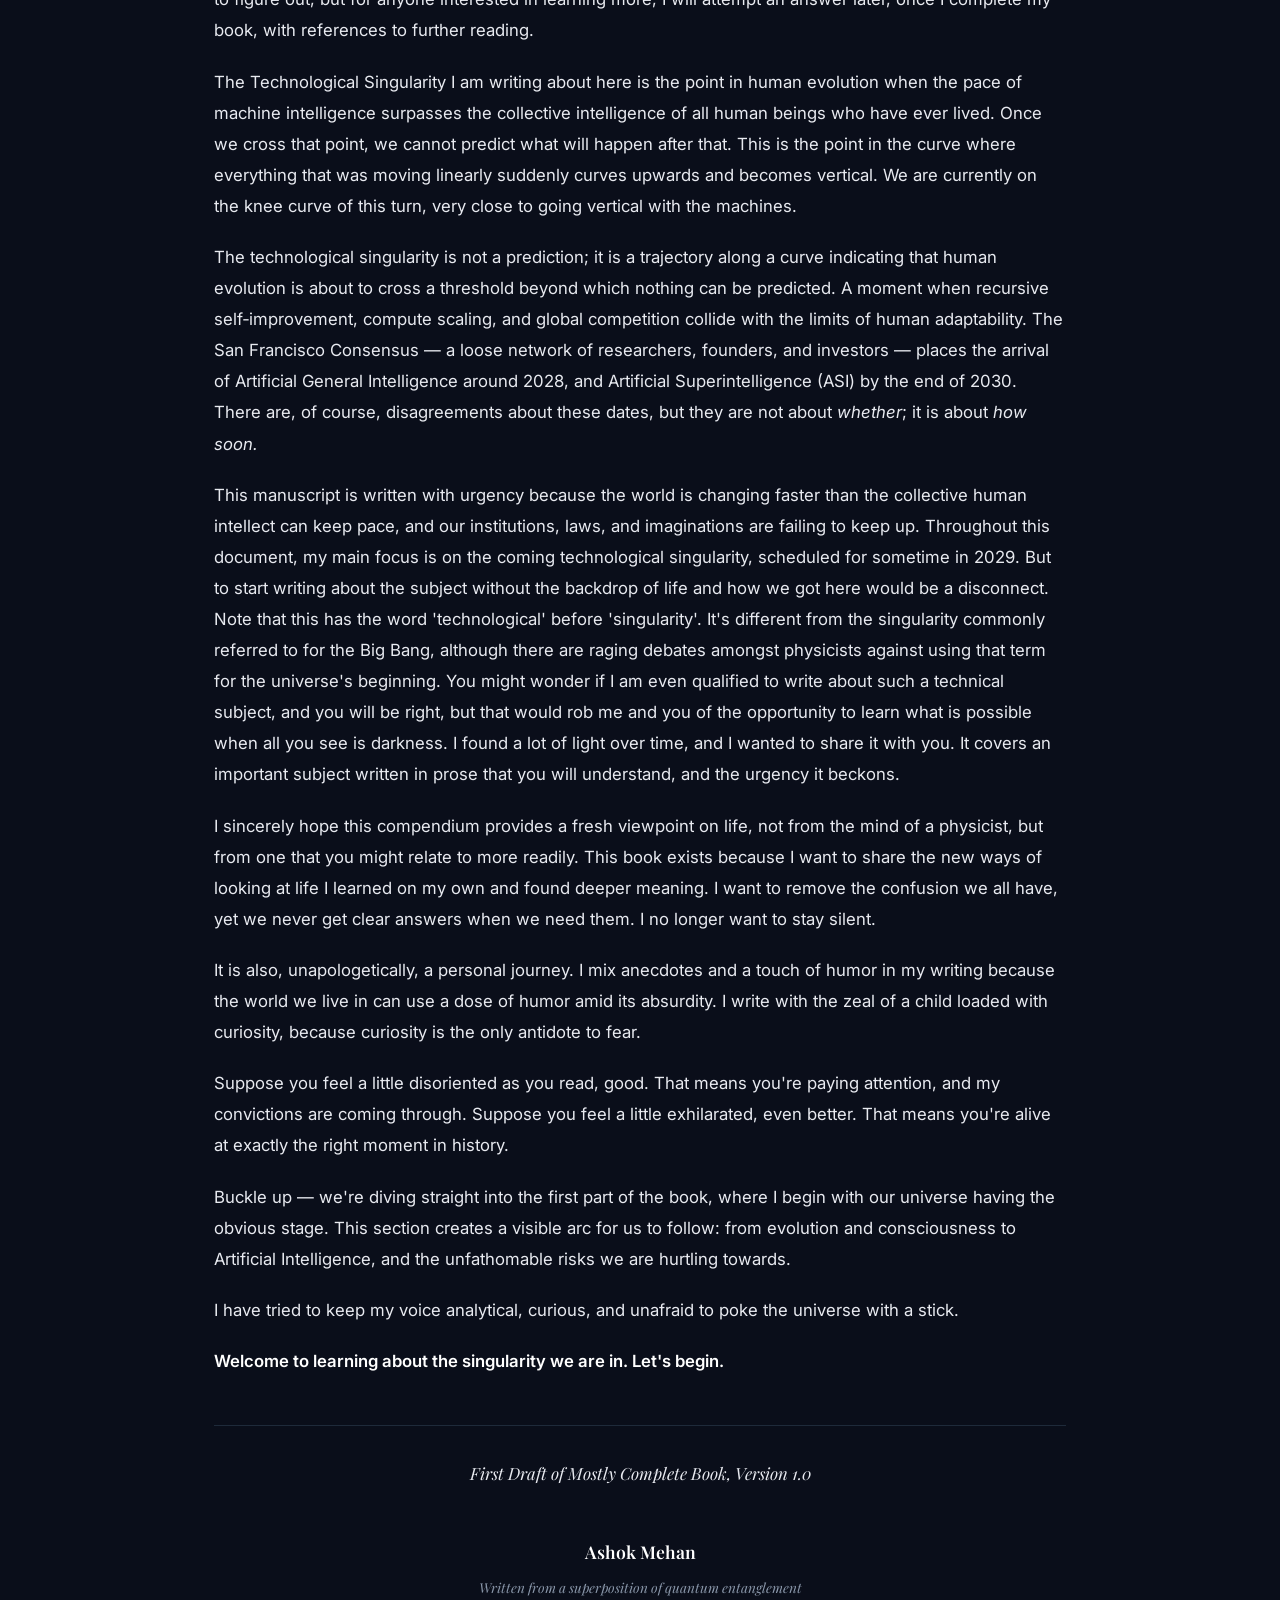
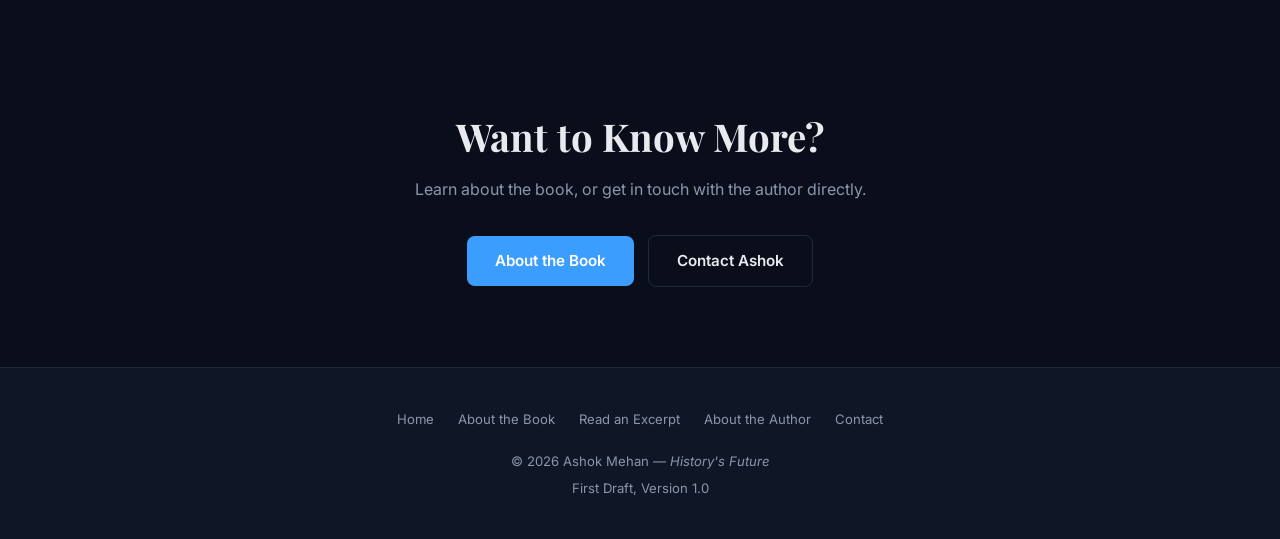
<file: excerpt.html>
<!DOCTYPE html>
<html lang="en">
<head>
  <meta charset="UTF-8" />
  <meta name="viewport" content="width=device-width, initial-scale=1.0" />
  <title>Read an Excerpt — History's Future</title>
  <meta name="description" content="Read the prologue of History's Future by Ashok Mehan — an introduction to the Technological Singularity." />
  <link rel="preconnect" href="https://fonts.googleapis.com" />
  <link rel="preconnect" href="https://fonts.gstatic.com" crossorigin />
  <link href="https://fonts.googleapis.com/css2?family=Inter:wght@400;500;600&family=Playfair+Display:ital,wght@0,700;1,400;1,700&display=swap" rel="stylesheet" />
  <link rel="stylesheet" href="css/style.css" />
</head>
<body>

  <nav>
    <div class="nav-inner">
      <a href="index.html" class="nav-logo">History's Future</a>
      <button class="nav-toggle" aria-label="Toggle menu" aria-expanded="false">
        <span></span><span></span><span></span>
      </button>
      <ul class="nav-links">
        <li><a href="index.html">Home</a></li>
        <li><a href="book.html">About the Book</a></li>
        <li><a href="excerpt.html">Read an Excerpt</a></li>
        <li><a href="author.html">About the Author</a></li>
        <li><a href="contact.html">Contact</a></li>
      </ul>
    </div>
  </nav>

  <div style="padding: 4rem 0 0;">
    <div class="prose">

      <div class="prose-header">
        <p class="prose-meta">Prologue &mdash; Friday, May 2, 2026</p>
        <h3>History's Future</h3>
        <h1><strong>Introduction</strong> — Technological Singularity</h1>
      </div>

      <p>Not in the sci&#8209;fi sense — no glowing orbs, no robot overlords, no dramatic takeover. The singularity is here, but visible only in the quiet, invisible acceleration of intelligence, computation, and data that underlies the substrate of life on Earth. It is evident in the widening gap between what humans can understand and what our machines can generate. It's here in the way that the very tools we made can now learn faster than we do.</p>

      <p>We are living through the most consequential transformation in the history of our species, and most people are too busy scrolling on their devices to notice. The <a href="https://hai.stanford.edu/assets/files/ai_index_report_2026.pdf" target="_blank" rel="noopener">2026 AI Index from Stanford University's Institute for Human-Centered Artificial Intelligence</a>, AI's annual report card, cuts through a lot of noise.</p>

      <p>If you're following AI avidly as I do, you're probably getting whipped like cream. People have all sorts of definitions; AI is huge, it's awesome, it's gold. AI is a bubble, or it's about kicking you out of your job. AI can't even read a clock. Stanford's report says that the top models keep getting better. But people are adopting AI faster than they picked up the personal computer or the internet. The benchmarks for measuring AI, the policies meant to govern it, and the job market are struggling to keep up. AI is sprinting, and the rest of us are trying to find our shoes.</p>

      <p>And get this: AI companies are generating revenue way faster than companies in any previous technology boom. The difference now is that they're spending obscene amounts of cash, in the hundreds of billions of dollars, to create data centers, chips, and expand electricity.</p>

      <p>This is my attempt to make sense of that transformation — to trace the arc from the birth of the universe to the birth of artificial intelligence, from the first flicker of consciousness to the coming age of synthetic minds. It is a journey through physics, biology, evolution, data, and the strange, unpredictable creature called humanity.</p>

      <p>Every life has a turning point — a moment when the past, the present, and the future align with startling clarity. For some, it comes early. For others, it never comes at all.</p>

      <p>For me, it arrived late, after decades of struggle, reinvention, collapse, and awakening. It arrived when I realized that everything I had lived through — the pain, the failures, the improbable means to overcome them, wandering into scientific obsessions to understand the meaning of life, the relentless curiosity that refused to die — had been preparing me for <em>this moment in history.</em></p>

      <p>A moment when humanity stands at the edge of a transformation so vast, so irreversible, and so consequential that most people cannot yet see it.</p>

      <p>A moment when the concept of time itself detaches from its seemingly linear flow, when the meaning of intelligence itself becomes questionable, and when the future appears to be accelerating towards us faster than our mammalian minds can comprehend. We are entering a discontinuity, a time when the world will likely become a different place from the one we are accustomed to, and it will need clarity and a deeper understanding across all facets of life, free of distractions. Wisdom, not noise, and comfort, not hype, will be needed to deal with the fast-approaching future.</p>

      <p>I am still not qualified to pursue any of these subjects academically, for I am far removed from ever being able to revisit the rigors of learning required to grasp the basics of a subject with a steep learning curve. It has already been an enormous solo learning undertaking, with no guidance on systematically structuring my progression from one subject to the next. Going back to college to attend classes while running a business was an option, reminiscent of how I earned my Master's degree back in 1987 while working full-time. But I knew this time around, in the middle of responsibilities, raising a family, I wouldn't be able to repeat that feat. I had fallen on hard times during those years, so that was never an option for several personal reasons. But with a gnawing inner urge to learn about AI, I acquired another trait, an instinct to understand science from a non-academic viewpoint based purely on experience. Curiosity is a wonderful thing; it keeps the brain from rotting. Learning new things outside your domain of experience is one solid way I personally put curiosity to work.</p>

      <p>Most of us over the age of 50 don't realize that when asked a question outside our understanding, we usually dump responses without thinking — from some corner of our brain. Those responses always come from cached memory. Identical opinions you formed decades ago. Same mental models. Same reactions to new information. In AI terms, you're a frozen model: no longer training, just running inference on outdated weights.</p>

      <h2>What is a Singularity</h2>

      <p><em>From Apple, American Scientific dated today:</em></p>

      <blockquote>
        <p>Albert Einstein's general theory of relativity tells us that the universe's backdrop is a fluid continuum, space-time, in which neither space nor time has an absolute meaning. What's more, at the Big Bang, space-time distorts into a point of infinite density called a singularity. We can't say this is where time begins, only that it marks a rupture beyond which we cannot extrapolate. This situation is also termed the singularity, which denotes a time beyond which a new paradigm for biological beings emerges.</p>
      </blockquote>

      <p>Various solutions to the field equations of Albert Einstein's general theory of relativity describe an infinite distortion of space and time known as a black hole. The heart of a black hole is a singularity — a point with zero volume and infinite mass.</p>

      <p>Gravitational singularities are points in space-time where gravitational forces compress matter to an infinite density, resulting in an object with no volume and infinite mass, commonly associated with black holes. These singularities emerge from the collapse of massive stars when they exhaust their nuclear fuel.</p>

      <p>According to general relativity, every black hole has a singularity inside. For a non-rotating black hole, this region is a single point; for a rotating black hole, it is smeared into a ring singularity lying in the plane of rotation. In both cases, the singular region has zero volume.</p>

      <p>Singularity in time, not in space, is a region where temperatures and densities go to unlimited numbers — you can't go past a certain point. As x gets smaller, 1/x gets bigger and tends to infinity. This kind of Singularity is a neighborhood, and hovers around that spot because x can never become 0 while tending towards infinity. And the neighborhood where time stops, or time = 0, is also not a possibility, because physics demands motion. So how did our world come into being? That's a different problem for physicists to figure out, but for anyone interested in learning more, I will attempt an answer later, once I complete my book, with references to further reading.</p>

      <p>The Technological Singularity I am writing about here is the point in human evolution when the pace of machine intelligence surpasses the collective intelligence of all human beings who have ever lived. Once we cross that point, we cannot predict what will happen after that. This is the point in the curve where everything that was moving linearly suddenly curves upwards and becomes vertical. We are currently on the knee curve of this turn, very close to going vertical with the machines.</p>

      <p>The technological singularity is not a prediction; it is a trajectory along a curve indicating that human evolution is about to cross a threshold beyond which nothing can be predicted. A moment when recursive self&#8209;improvement, compute scaling, and global competition collide with the limits of human adaptability. The San Francisco Consensus — a loose network of researchers, founders, and investors — places the arrival of Artificial General Intelligence around 2028, and Artificial Superintelligence (ASI) by the end of 2030. There are, of course, disagreements about these dates, but they are not about <em>whether</em>; it is about <em>how soon.</em></p>

      <p>This manuscript is written with urgency because the world is changing faster than the collective human intellect can keep pace, and our institutions, laws, and imaginations are failing to keep up. Throughout this document, my main focus is on the coming technological singularity, scheduled for sometime in 2029. But to start writing about the subject without the backdrop of life and how we got here would be a disconnect. Note that this has the word 'technological' before 'singularity'. It's different from the singularity commonly referred to for the Big Bang, although there are raging debates amongst physicists against using that term for the universe's beginning. You might wonder if I am even qualified to write about such a technical subject, and you will be right, but that would rob me and you of the opportunity to learn what is possible when all you see is darkness. I found a lot of light over time, and I wanted to share it with you. It covers an important subject written in prose that you will understand, and the urgency it beckons.</p>

      <p>I sincerely hope this compendium provides a fresh viewpoint on life, not from the mind of a physicist, but from one that you might relate to more readily. This book exists because I want to share the new ways of looking at life I learned on my own and found deeper meaning. I want to remove the confusion we all have, yet we never get clear answers when we need them. I no longer want to stay silent.</p>

      <p>It is also, unapologetically, a personal journey. I mix anecdotes and a touch of humor in my writing because the world we live in can use a dose of humor amid its absurdity. I write with the zeal of a child loaded with curiosity, because curiosity is the only antidote to fear.</p>

      <p>Suppose you feel a little disoriented as you read, good. That means you're paying attention, and my convictions are coming through. Suppose you feel a little exhilarated, even better. That means you're alive at exactly the right moment in history.</p>

      <p>Buckle up — we're diving straight into the first part of the book, where I begin with our universe having the obvious stage. This section creates a visible arc for us to follow: from evolution and consciousness to Artificial Intelligence, and the unfathomable risks we are hurtling towards.</p>

      <p>I have tried to keep my voice analytical, curious, and unafraid to poke the universe with a stick.</p>

      <p><strong>Welcome to learning about the singularity we are in. Let's begin.</strong></p>

      <div class="author-sig">
        <p><em>First Draft of Mostly Complete Book, Version 1.0</em></p>
        <br />
        <strong>Ashok Mehan</strong>
        <p class="quantum">Written from a superposition of quantum entanglement</p>
      </div>

    </div>
  </div>

  <!-- CTA -->
  <section style="text-align: center; margin-top: 2rem;">
    <div class="container">
      <h2>Want to Know More?</h2>
      <p style="color: var(--text-muted); margin: 1rem auto 2rem; max-width: 500px;">Learn about the book, or get in touch with the author directly.</p>
      <div class="btn-group" style="justify-content: center;">
        <a href="book.html" class="btn btn-primary">About the Book</a>
        <a href="contact.html" class="btn btn-outline">Contact Ashok</a>
      </div>
    </div>
  </section>

  <footer>
    <div class="container">
      <div class="footer-links">
        <a href="index.html">Home</a>
        <a href="book.html">About the Book</a>
        <a href="excerpt.html">Read an Excerpt</a>
        <a href="author.html">About the Author</a>
        <a href="contact.html">Contact</a>
      </div>
      <p>&copy; 2026 Ashok Mehan &mdash; <em>History's Future</em></p>
      <p>First Draft, Version 1.0</p>
    </div>
  </footer>

  <script src="js/main.js"></script>
</body>
</html>
</file>
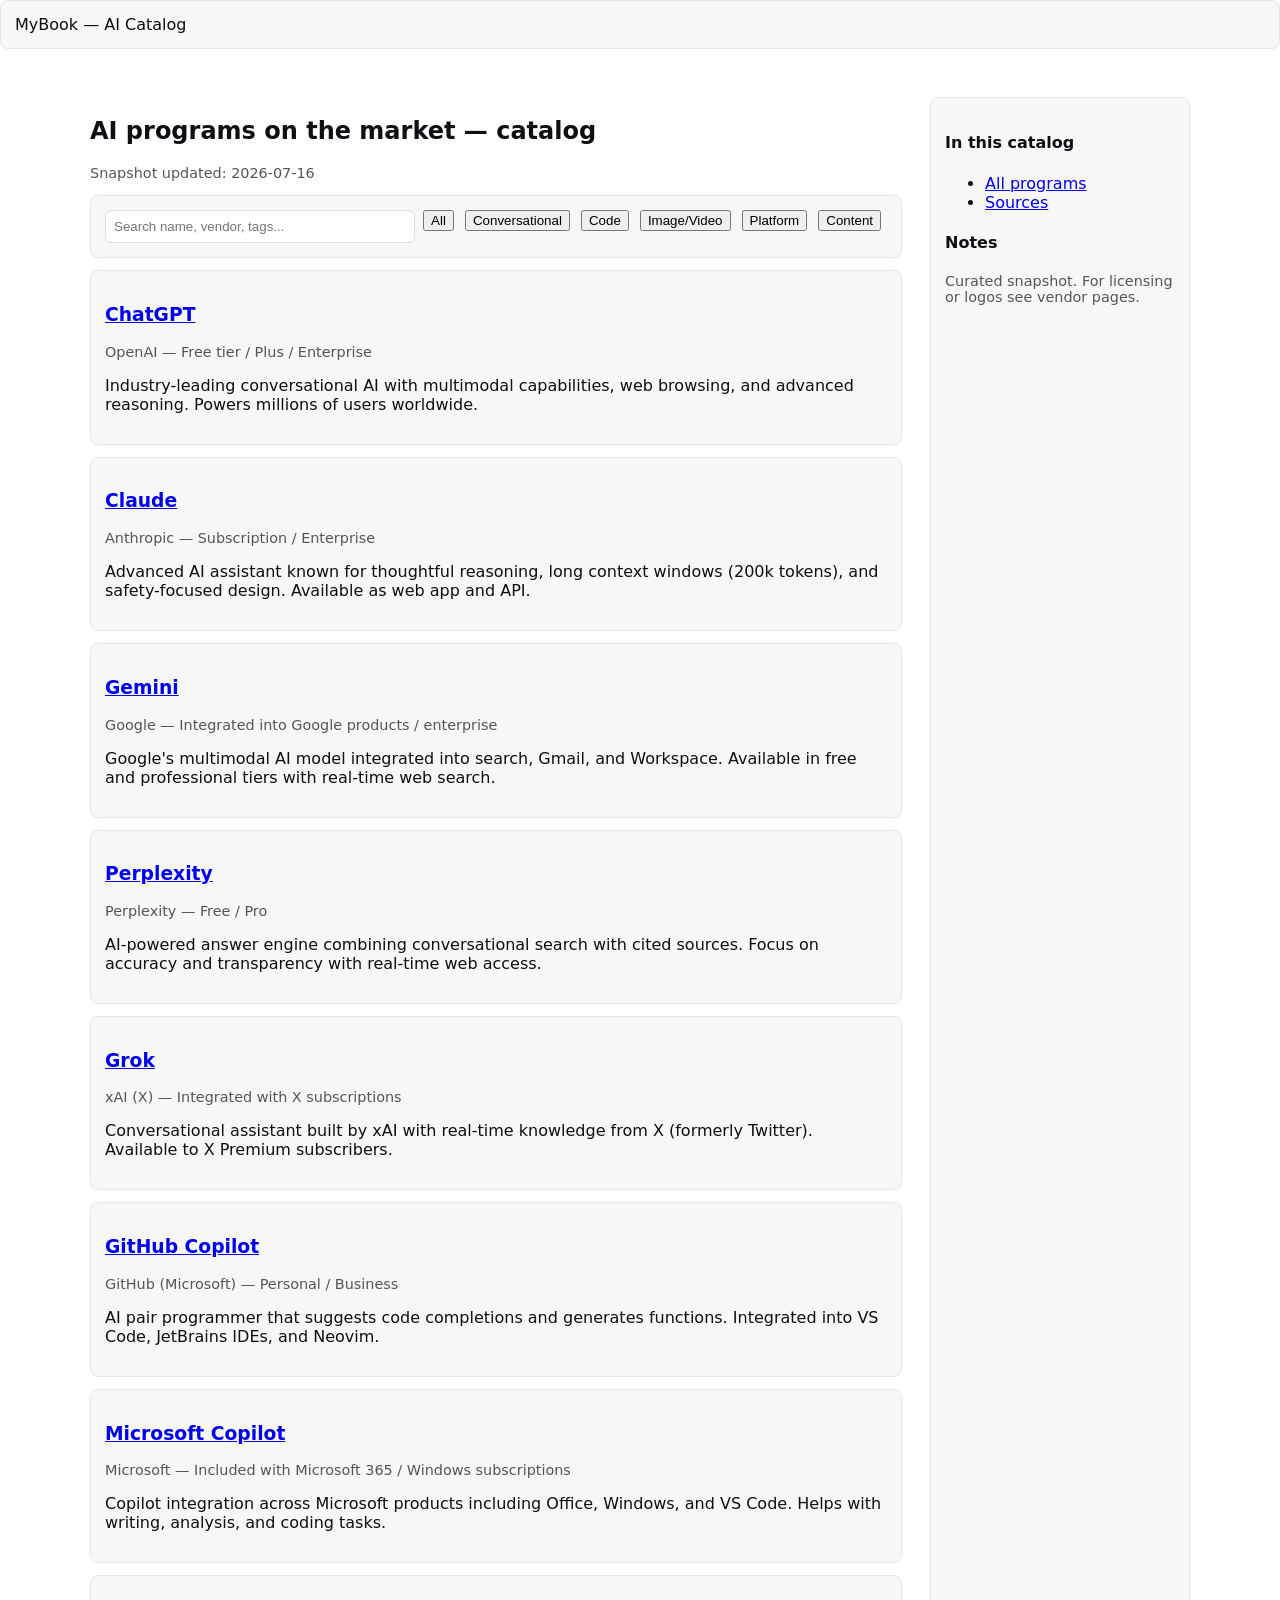
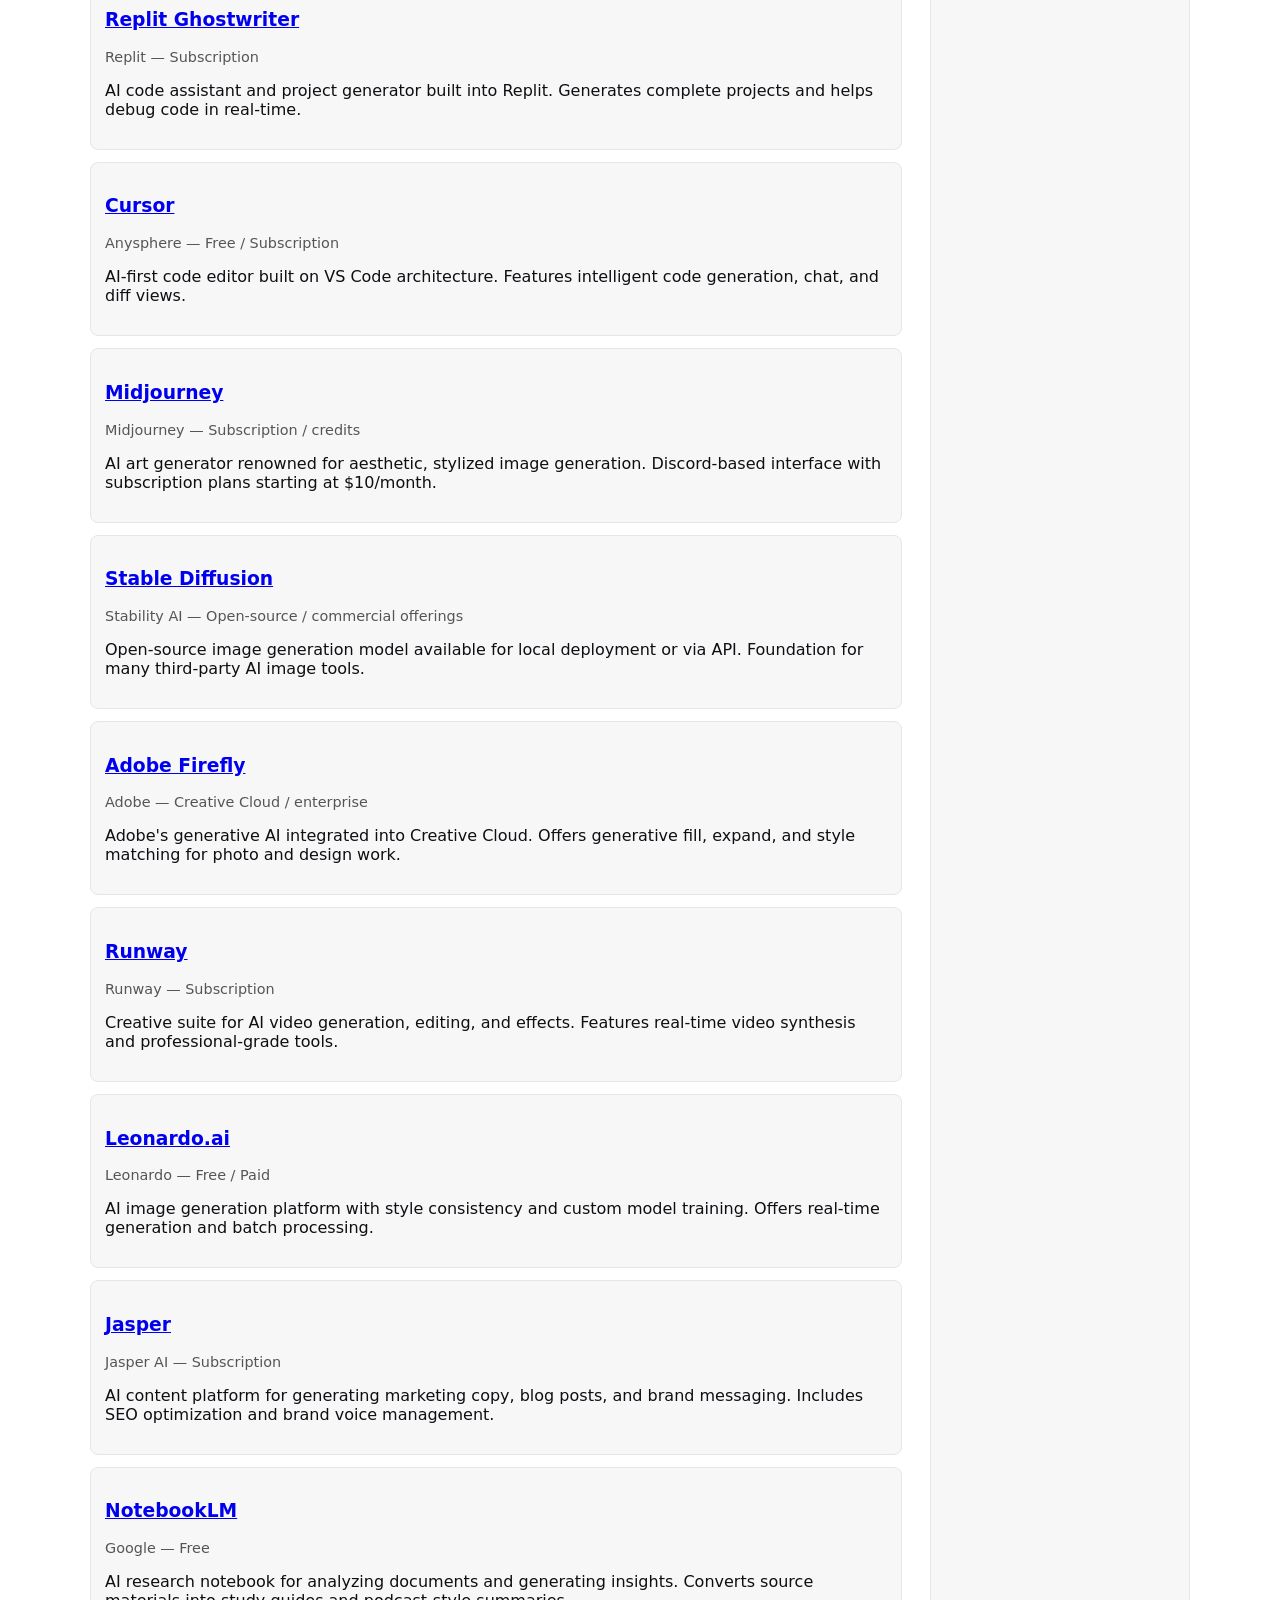
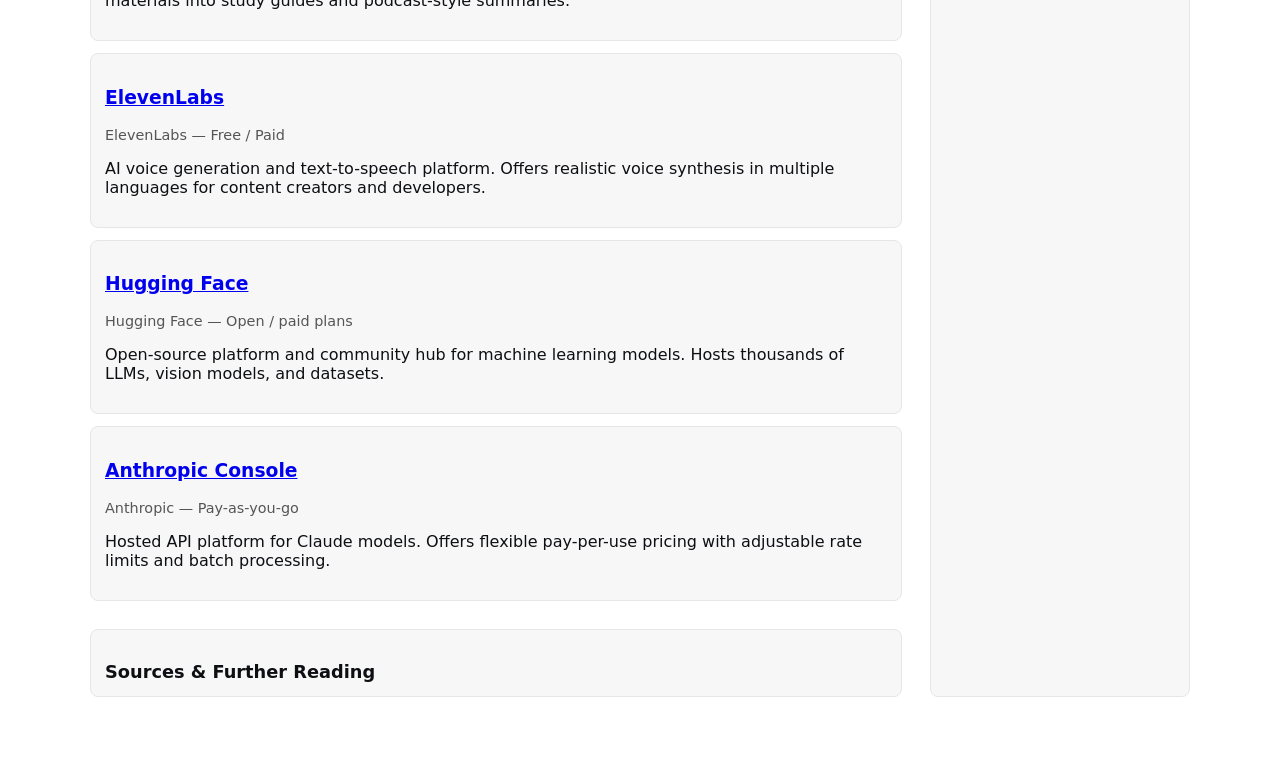
<file: ai/ai-programs.html>
<!doctype html>
<html lang="en">
<head>
  <meta charset="utf-8" />
  <meta name="viewport" content="width=device-width,initial-scale=1" />
  <title>AI programs on the market — Catalog</title>
  <style>
    :root{
      --ink:#0d0f12; --panel:#15181d; --panel-2:#1b1f26; --line:#2a2f38;
      --paper:#ece6da; --amber:#e0a44a; --teal:#5fb0a5;
      font-family: system-ui, -apple-system, sans-serif;
    }
    body{color:var(--ink); background:#fff; margin:0; padding:0;}
    .container{max-width:1100px; margin:28px auto; padding:20px;}
    .article-grid{display:grid; grid-template-columns:1fr 260px; gap:28px;}
    .card{background:#f7f7f8; padding:14px; margin-bottom:12px; border-radius:8px; border:1px solid #e6e6e8;}
    .meta{font-size:0.9rem; color:#555;}
    .search{display:flex; gap:8px; margin-bottom:12px;}
    .filters button{margin-right:6px;}
    table{width:100%; border-collapse:collapse;}
    td,th{padding:10px; border-bottom:1px solid #eee;}
    .side{position:sticky; top:80px;}
    .sources{margin-top:28px; columns:2; column-gap:20px; font-size:0.95rem;}
    @media (max-width:760px){ .article-grid{grid-template-columns:1fr;} .side{position:relative; top:auto;} }
  </style>
</head>
<body>
  <nav class="topnav card" role="navigation">
    <div class="brand">MyBook — AI Catalog</div>
  </nav>

  <main class="container">
    <div class="article-grid">
      <section>
        <h1>AI programs on the market — catalog</h1>
        <p class="meta">Snapshot updated: <span id="snapshot-date">2026-07-16</span></p>

        <div class="card search" aria-hidden="false">
          <input id="q" placeholder="Search name, vendor, tags..." style="flex:1;padding:8px;border-radius:6px;border:1px solid #ddd">
          <div class="filters">
            <button data-cat="all" onclick="setCategory('all')">All</button>
            <button data-cat="conversational" onclick="setCategory('conversational')">Conversational</button>
            <button data-cat="code" onclick="setCategory('code')">Code</button>
            <button data-cat="image" onclick="setCategory('image')">Image/Video</button>
            <button data-cat="platform" onclick="setCategory('platform')">Platform</button>
            <button data-cat="content" onclick="setCategory('content')">Content</button>
          </div>
        </div>

        <section id="list">
          <!-- Items inserted here by JS -->
        </section>

        <div class="sources card">
          <h3>Sources & Further Reading</h3>
          <ol id="sources-list"></ol>
        </div>
      </section>

      <aside class="side card">
        <h4>In this catalog</h4>
        <ul>
          <li><a href="#list">All programs</a></li>
          <li><a href="#sources-list">Sources</a></li>
        </ul>
        <h4>Notes</h4>
        <p class="meta">Curated snapshot. For licensing or logos see vendor pages.</p>
      </aside>
    </div>
  </main>

  <script>
    // Populated dataset (initial research snapshot 2026-07-16)
    const data = [
      {name: "ChatGPT", vendor: "OpenAI", url: "https://chatgpt.com", category: "conversational", pricing: "Free tier / Plus / Enterprise", tags: "chat,assistant,general", desc: "Industry-leading conversational AI with multimodal capabilities, web browsing, and advanced reasoning. Powers millions of users worldwide."},
      {name: "Claude", vendor: "Anthropic", url: "https://claude.ai", category: "conversational", pricing: "Subscription / Enterprise", tags: "chat,assistant,safety", desc: "Advanced AI assistant known for thoughtful reasoning, long context windows (200k tokens), and safety-focused design. Available as web app and API."},
      {name: "Gemini", vendor: "Google", url: "https://gemini.google.com", category: "conversational", pricing: "Integrated into Google products / enterprise", tags: "multimodal,search,workspace", desc: "Google's multimodal AI model integrated into search, Gmail, and Workspace. Available in free and professional tiers with real-time web search."},
      {name: "Perplexity", vendor: "Perplexity", url: "https://www.perplexity.ai", category: "conversational", pricing: "Free / Pro", tags: "search,qa,citations", desc: "AI-powered answer engine combining conversational search with cited sources. Focus on accuracy and transparency with real-time web access."},
      {name: "Grok", vendor: "xAI (X)", url: "https://grok.x.ai", category: "conversational", pricing: "Integrated with X subscriptions", tags: "chat,real-time", desc: "Conversational assistant built by xAI with real-time knowledge from X (formerly Twitter). Available to X Premium subscribers."},

      {name: "GitHub Copilot", vendor: "GitHub (Microsoft)", url: "https://github.com/features/copilot", category: "code", pricing: "Personal / Business", tags: "ide,code,autocomplete", desc: "AI pair programmer that suggests code completions and generates functions. Integrated into VS Code, JetBrains IDEs, and Neovim."},
      {name: "Microsoft Copilot", vendor: "Microsoft", url: "https://copilot.microsoft.com", category: "code", pricing: "Included with Microsoft 365 / Windows subscriptions", tags: "productivity,office,code", desc: "Copilot integration across Microsoft products including Office, Windows, and VS Code. Helps with writing, analysis, and coding tasks."},
      {name: "Replit Ghostwriter", vendor: "Replit", url: "https://replit.com/ghostwriter", category: "code", pricing: "Subscription", tags: "ide,code", desc: "AI code assistant and project generator built into Replit. Generates complete projects and helps debug code in real-time."},
      {name: "Cursor", vendor: "Anysphere", url: "https://cursor.sh", category: "code", pricing: "Free / Subscription", tags: "ide,copilot,ai-native", desc: "AI-first code editor built on VS Code architecture. Features intelligent code generation, chat, and diff views."},

      {name: "Midjourney", vendor: "Midjourney", url: "https://www.midjourney.com", category: "image", pricing: "Subscription / credits", tags: "image,art,generative", desc: "AI art generator renowned for aesthetic, stylized image generation. Discord-based interface with subscription plans starting at $10/month."},
      {name: "Stable Diffusion", vendor: "Stability AI", url: "https://stability.ai", category: "image", pricing: "Open-source / commercial offerings", tags: "image,open-source,models", desc: "Open-source image generation model available for local deployment or via API. Foundation for many third-party AI image tools."},
      {name: "Adobe Firefly", vendor: "Adobe", url: "https://www.adobe.com/products/firefly.html", category: "image", pricing: "Creative Cloud / enterprise", tags: "image,design,creative-cloud", desc: "Adobe's generative AI integrated into Creative Cloud. Offers generative fill, expand, and style matching for photo and design work."},
      {name: "Runway", vendor: "Runway", url: "https://runwayml.com", category: "image", pricing: "Subscription", tags: "video,image,generative", desc: "Creative suite for AI video generation, editing, and effects. Features real-time video synthesis and professional-grade tools."},
      {name: "Leonardo.ai", vendor: "Leonardo", url: "https://leonardo.ai", category: "image", pricing: "Free / Paid", tags: "image,generative,art", desc: "AI image generation platform with style consistency and custom model training. Offers real-time generation and batch processing."},

      {name: "Jasper", vendor: "Jasper AI", url: "https://www.jasper.ai", category: "content", pricing: "Subscription", tags: "marketing,copywriting,content", desc: "AI content platform for generating marketing copy, blog posts, and brand messaging. Includes SEO optimization and brand voice management."},
      {name: "NotebookLM", vendor: "Google", url: "https://notebooklm.google.com", category: "content", pricing: "Free", tags: "research,notes,ai", desc: "AI research notebook for analyzing documents and generating insights. Converts source materials into study guides and podcast-style summaries."},
      {name: "ElevenLabs", vendor: "ElevenLabs", url: "https://elevenlabs.io", category: "content", pricing: "Free / Paid", tags: "voice,audio,tts", desc: "AI voice generation and text-to-speech platform. Offers realistic voice synthesis in multiple languages for content creators and developers."},

      {name: "Hugging Face", vendor: "Hugging Face", url: "https://huggingface.co", category: "platform", pricing: "Open / paid plans", tags: "models,hub,ml", desc: "Open-source platform and community hub for machine learning models. Hosts thousands of LLMs, vision models, and datasets."},
      {name: "Anthropic Console", vendor: "Anthropic", url: "https://console.anthropic.com", category: "platform", pricing: "Pay-as-you-go", tags: "api,models,platform", desc: "Hosted API platform for Claude models. Offers flexible pay-per-use pricing with adjustable rate limits and batch processing."}
    ];

    const listEl = document.getElementById('list');
    const sourcesEl = document.getElementById('sources-list');
    const qEl = document.getElementById('q');
    function render() {
      const q = qEl.value.trim().toLowerCase();
      listEl.innerHTML = '';
      const sources = new Map();
      data.forEach((item) => {
        if (currentCategory !== 'all' && item.category !== currentCategory) return;
        if (q && !`${item.name} ${item.vendor} ${item.tags||''} ${item.desc}`.toLowerCase().includes(q)) return;
        const art = document.createElement('article');
        art.className = 'card';
        art.innerHTML = `<h3><a href="${item.url}" target="_blank" rel="noopener">${item.name}</a></h3>
          <p class="meta">${item.vendor} — ${item.pricing || '—'}</p>
          <p>${item.desc || ''}</p>`;
        listEl.appendChild(art);
        if (item.source) sources.set(item.source, item.source);
      });
      sourcesEl.innerHTML = '';
      Array.from(sources.keys()).forEach(s => {
        const li = document.createElement('li');
        li.innerHTML = `<a href="${s}" target="_blank" rel="noopener">${s}</a>`;
        sourcesEl.appendChild(li);
      });
    }
    let currentCategory = 'all';
    function setCategory(cat){ currentCategory = cat; render(); }
    qEl.addEventListener('input', render);
    render();
  </script>
</body>
</html>
</file>
<file: css/style.css>
/* ── Variables ── */
:root {
  --bg:          #0A0E1A;
  --bg-card:     #0F1626;
  --bg-section:  #111827;
  --text:        #E8EAF0;
  --text-muted:  #8A97AA;
  --blue:        #3B9EFF;
  --blue-dark:   #1a7de0;
  --gold:        #C9A84C;
  --border:      #1E2A3A;
  --nav-h:       64px;
  --max-w:       900px;
  --max-w-wide:  1100px;
}

/* ── Reset & Base ── */
*, *::before, *::after { box-sizing: border-box; margin: 0; padding: 0; }

html { scroll-behavior: smooth; font-size: 16px; }

body {
  background: var(--bg);
  color: var(--text);
  font-family: 'Inter', sans-serif;
  line-height: 1.7;
  min-height: 100vh;
}

img { max-width: 100%; display: block; }

a { color: var(--blue); text-decoration: none; }
a:hover { text-decoration: underline; }

/* ── Typography ── */
h1, h2, h3, h4 {
  font-family: 'Playfair Display', serif;
  line-height: 1.25;
  color: var(--text);
}

h1 { font-size: clamp(2rem, 5vw, 3.5rem); }
h2 { font-size: clamp(1.5rem, 3.5vw, 2.4rem); }
h3 { font-size: clamp(1.15rem, 2.5vw, 1.6rem); }
h4 { font-size: 1.1rem; }

p { margin-bottom: 1.2em; color: var(--text); }
p:last-child { margin-bottom: 0; }

strong { color: #fff; font-weight: 600; }
em { font-style: italic; }

/* ── Navigation ── */
nav {
  position: sticky;
  top: 0;
  z-index: 100;
  background: rgba(10, 14, 26, 0.92);
  backdrop-filter: blur(10px);
  border-bottom: 1px solid var(--border);
  height: var(--nav-h);
  display: flex;
  align-items: center;
}

.nav-inner {
  max-width: var(--max-w-wide);
  margin: 0 auto;
  padding: 0 1.5rem;
  width: 100%;
  display: flex;
  align-items: center;
  justify-content: space-between;
  gap: 1rem;
}

.nav-logo {
  font-family: 'Playfair Display', serif;
  font-size: 1.2rem;
  font-weight: 700;
  color: var(--text);
  white-space: nowrap;
}
.nav-logo:hover { text-decoration: none; color: var(--blue); }

.nav-links {
  display: flex;
  list-style: none;
  gap: 0.25rem;
}

.nav-links a {
  color: var(--text-muted);
  font-size: 0.875rem;
  padding: 0.4rem 0.75rem;
  border-radius: 6px;
  transition: color 0.2s, background 0.2s;
}
.nav-links a:hover,
.nav-links a.active {
  color: var(--text);
  background: var(--border);
  text-decoration: none;
}
.nav-links a.active { color: var(--blue); }

.nav-toggle {
  display: none;
  background: none;
  border: none;
  cursor: pointer;
  padding: 0.4rem;
  flex-direction: column;
  gap: 5px;
}
.nav-toggle span {
  display: block;
  width: 24px;
  height: 2px;
  background: var(--text);
  border-radius: 2px;
  transition: transform 0.3s, opacity 0.3s;
}

/* ── Layout Helpers ── */
.container {
  max-width: var(--max-w);
  margin: 0 auto;
  padding: 0 1.5rem;
}

.container--wide {
  max-width: var(--max-w-wide);
  margin: 0 auto;
  padding: 0 1.5rem;
}

section { padding: 5rem 0; }
section:nth-child(even) { background: var(--bg-section); }

/* ── Buttons ── */
.btn {
  display: inline-block;
  padding: 0.75rem 1.75rem;
  border-radius: 8px;
  font-size: 0.95rem;
  font-weight: 600;
  cursor: pointer;
  transition: transform 0.15s, box-shadow 0.15s, background 0.2s;
  border: none;
}
.btn:hover { transform: translateY(-2px); text-decoration: none; }

.btn-primary {
  background: var(--blue);
  color: #fff;
}
.btn-primary:hover { background: var(--blue-dark); box-shadow: 0 4px 20px rgba(59,158,255,0.35); }

.btn-outline {
  background: transparent;
  color: var(--text);
  border: 1px solid var(--border);
}
.btn-outline:hover { border-color: var(--blue); color: var(--blue); }

.btn-group {
  display: flex;
  flex-wrap: wrap;
  gap: 0.85rem;
  align-items: center;
}

/* ── Hero ── */
.hero {
  min-height: calc(100vh - var(--nav-h));
  display: flex;
  align-items: center;
  position: relative;
  overflow: hidden;
  padding: 4rem 0;
  background: var(--bg);
}

.hero::before {
  content: '';
  position: absolute;
  inset: 0;
  background:
    radial-gradient(ellipse 60% 50% at 70% 40%, rgba(59,158,255,0.07) 0%, transparent 70%),
    radial-gradient(ellipse 40% 40% at 20% 70%, rgba(201,168,76,0.05) 0%, transparent 70%);
  pointer-events: none;
}

.hero-label {
  font-size: 0.75rem;
  font-weight: 600;
  letter-spacing: 0.15em;
  text-transform: uppercase;
  color: var(--blue);
  margin-bottom: 1.25rem;
}

.hero h1 { margin-bottom: 0.75rem; }

.hero-subtitle {
  font-family: 'Playfair Display', serif;
  font-size: clamp(1rem, 2.5vw, 1.3rem);
  color: var(--text-muted);
  font-style: italic;
  margin-bottom: 1.5rem;
}

.hero-tagline {
  font-size: clamp(1.1rem, 2.5vw, 1.4rem);
  color: var(--gold);
  font-family: 'Playfair Display', serif;
  font-style: italic;
  margin-bottom: 2.5rem;
  max-width: 600px;
}

.hero-byline {
  color: var(--text-muted);
  font-size: 0.875rem;
  margin-top: 2.5rem;
}

/* ── Section Label ── */
.section-label {
  font-size: 0.72rem;
  font-weight: 700;
  letter-spacing: 0.18em;
  text-transform: uppercase;
  color: var(--blue);
  margin-bottom: 0.75rem;
}

.section-intro {
  color: var(--text-muted);
  font-size: 1.05rem;
  max-width: 640px;
  margin: 0.75rem 0 3rem;
}

/* ── Cards ── */
.cards {
  display: grid;
  grid-template-columns: repeat(auto-fit, minmax(260px, 1fr));
  gap: 1.5rem;
}

.card {
  background: var(--bg-card);
  border: 1px solid var(--border);
  border-radius: 12px;
  padding: 1.75rem;
  transition: border-color 0.2s, transform 0.2s;
}
.card:hover { border-color: var(--blue); transform: translateY(-3px); }

.card-icon {
  font-size: 1.75rem;
  margin-bottom: 1rem;
}

.card h3 { margin-bottom: 0.5rem; font-size: 1.1rem; }
.card p { color: var(--text-muted); font-size: 0.9rem; margin-bottom: 0; }

/* ── Pull Quote ── */
.pull-quote {
  border-left: 3px solid var(--gold);
  padding: 1.25rem 1.75rem;
  margin: 3rem 0;
  background: rgba(201,168,76,0.06);
  border-radius: 0 8px 8px 0;
}

.pull-quote p {
  font-family: 'Playfair Display', serif;
  font-size: clamp(1.1rem, 2.5vw, 1.4rem);
  font-style: italic;
  color: var(--gold);
  margin-bottom: 0;
}

.pull-quote cite {
  display: block;
  font-size: 0.8rem;
  color: var(--text-muted);
  margin-top: 0.75rem;
  font-style: normal;
}

/* ── Excerpt Teaser ── */
.teaser {
  background: var(--bg-card);
  border: 1px solid var(--border);
  border-radius: 12px;
  padding: 2.5rem;
}

.teaser-meta {
  font-size: 0.8rem;
  color: var(--blue);
  font-weight: 600;
  letter-spacing: 0.1em;
  text-transform: uppercase;
  margin-bottom: 1rem;
}

.teaser p {
  color: var(--text-muted);
  line-height: 1.8;
  margin-bottom: 1.5rem;
}

/* ── Prose (excerpt page) ── */
.prose {
  max-width: var(--max-w);
  margin: 0 auto;
  padding: 0 1.5rem;
}

.prose-header {
  padding: 4rem 0 3rem;
  border-bottom: 1px solid var(--border);
  margin-bottom: 3rem;
}

.prose-meta {
  font-size: 0.8rem;
  color: var(--text-muted);
  letter-spacing: 0.08em;
  text-transform: uppercase;
  margin-bottom: 0.5rem;
}

.prose h1 { margin-bottom: 0.5rem; }
.prose h2 {
  font-size: 1.6rem;
  margin: 2.5rem 0 1rem;
  color: var(--blue);
}
.prose h3 {
  font-size: 1.2rem;
  margin: 2rem 0 0.75rem;
  color: var(--gold);
}
.prose h4 {
  font-size: 1rem;
  font-weight: 700;
  margin: 1.75rem 0 0.5rem;
  text-transform: uppercase;
  letter-spacing: 0.08em;
  color: var(--text-muted);
}

.prose p { line-height: 1.85; font-size: 1.05rem; }

.prose blockquote {
  border-left: 3px solid var(--gold);
  margin: 2rem 0;
  padding: 1.25rem 1.75rem;
  background: rgba(201,168,76,0.06);
  border-radius: 0 8px 8px 0;
}
.prose blockquote p {
  font-style: italic;
  color: var(--gold);
  font-size: 0.975rem;
  margin-bottom: 0;
}

.prose .author-sig {
  margin-top: 3rem;
  padding-top: 2rem;
  border-top: 1px solid var(--border);
  text-align: center;
  font-family: 'Playfair Display', serif;
}
.prose .author-sig strong { font-size: 1.1rem; }
.prose .author-sig .quantum {
  font-style: italic;
  color: var(--text-muted);
  font-size: 0.85rem;
  margin-top: 0.5rem;
}

/* ── Page Hero (inner pages) ── */
.page-hero {
  padding: 5rem 0 3rem;
  background: var(--bg);
  border-bottom: 1px solid var(--border);
}

.page-hero .section-label { margin-bottom: 0.5rem; }
.page-hero h1 { margin-bottom: 0.75rem; }
.page-hero p {
  color: var(--text-muted);
  max-width: 600px;
  font-size: 1.05rem;
  margin-bottom: 0;
}

/* ── Theme List (book page) ── */
.theme-list {
  list-style: none;
  display: grid;
  grid-template-columns: repeat(auto-fill, minmax(240px, 1fr));
  gap: 1rem;
  margin-top: 1.5rem;
}

.theme-list li {
  display: flex;
  align-items: flex-start;
  gap: 0.75rem;
  background: var(--bg-card);
  border: 1px solid var(--border);
  border-radius: 8px;
  padding: 1rem 1.25rem;
  font-size: 0.9rem;
  color: var(--text-muted);
}

.theme-list li::before {
  content: '→';
  color: var(--blue);
  font-weight: 700;
  flex-shrink: 0;
}

/* ── Author placeholder ── */
.author-photo-placeholder {
  width: 160px;
  height: 160px;
  border-radius: 50%;
  background: var(--bg-card);
  border: 2px dashed var(--border);
  display: flex;
  align-items: center;
  justify-content: center;
  margin: 0 auto 2rem;
  color: var(--text-muted);
  font-size: 0.8rem;
  text-align: center;
  padding: 1rem;
}

/* ── Contact Form ── */
.form-group {
  margin-bottom: 1.25rem;
}

.form-group label {
  display: block;
  font-size: 0.875rem;
  color: var(--text-muted);
  margin-bottom: 0.4rem;
  font-weight: 500;
}

.form-group input,
.form-group textarea {
  width: 100%;
  background: var(--bg-card);
  border: 1px solid var(--border);
  border-radius: 8px;
  padding: 0.75rem 1rem;
  color: var(--text);
  font-family: 'Inter', sans-serif;
  font-size: 0.95rem;
  transition: border-color 0.2s;
  outline: none;
}

.form-group input:focus,
.form-group textarea:focus { border-color: var(--blue); }

.form-group textarea { resize: vertical; min-height: 140px; }

/* ── Footer ── */
footer {
  background: var(--bg-card);
  border-top: 1px solid var(--border);
  padding: 2.5rem 0;
  text-align: center;
}

footer p {
  color: var(--text-muted);
  font-size: 0.82rem;
  margin-bottom: 0.3rem;
}

footer .footer-links {
  display: flex;
  justify-content: center;
  gap: 1.5rem;
  margin-bottom: 1.25rem;
  flex-wrap: wrap;
}

footer .footer-links a {
  color: var(--text-muted);
  font-size: 0.82rem;
}
footer .footer-links a:hover { color: var(--blue); }

/* ── Responsive ── */
@media (max-width: 720px) {
  section { padding: 3.5rem 0; }

  .nav-toggle { display: flex; }

  .nav-links {
    display: none;
    position: absolute;
    top: var(--nav-h);
    left: 0;
    right: 0;
    flex-direction: column;
    background: var(--bg-card);
    border-bottom: 1px solid var(--border);
    padding: 1rem 0;
    gap: 0;
  }

  .nav-links.open { display: flex; }

  .nav-links a {
    padding: 0.75rem 1.5rem;
    border-radius: 0;
    font-size: 1rem;
    border-bottom: 1px solid var(--border);
  }

  .hero { padding: 3rem 0; }
  .teaser { padding: 1.5rem; }
  .pull-quote { margin: 2rem 0; }
}
</file>
